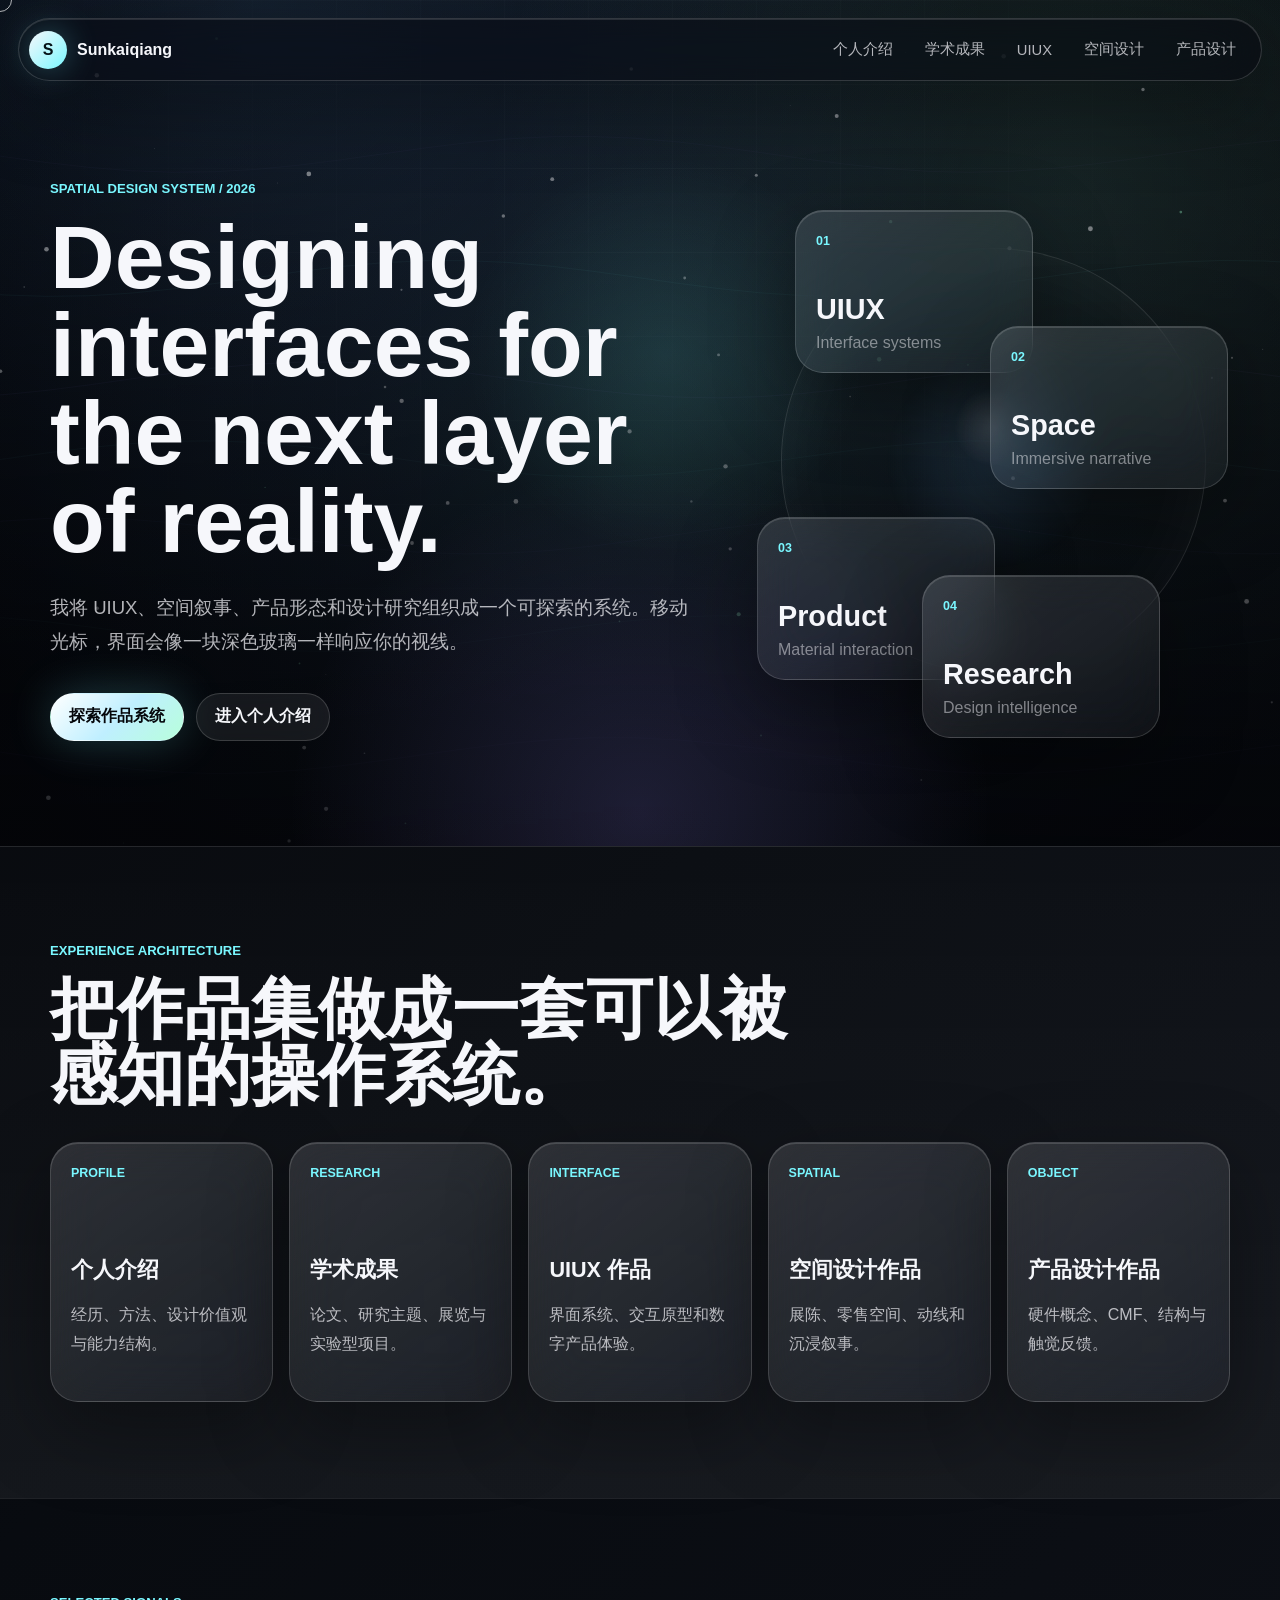
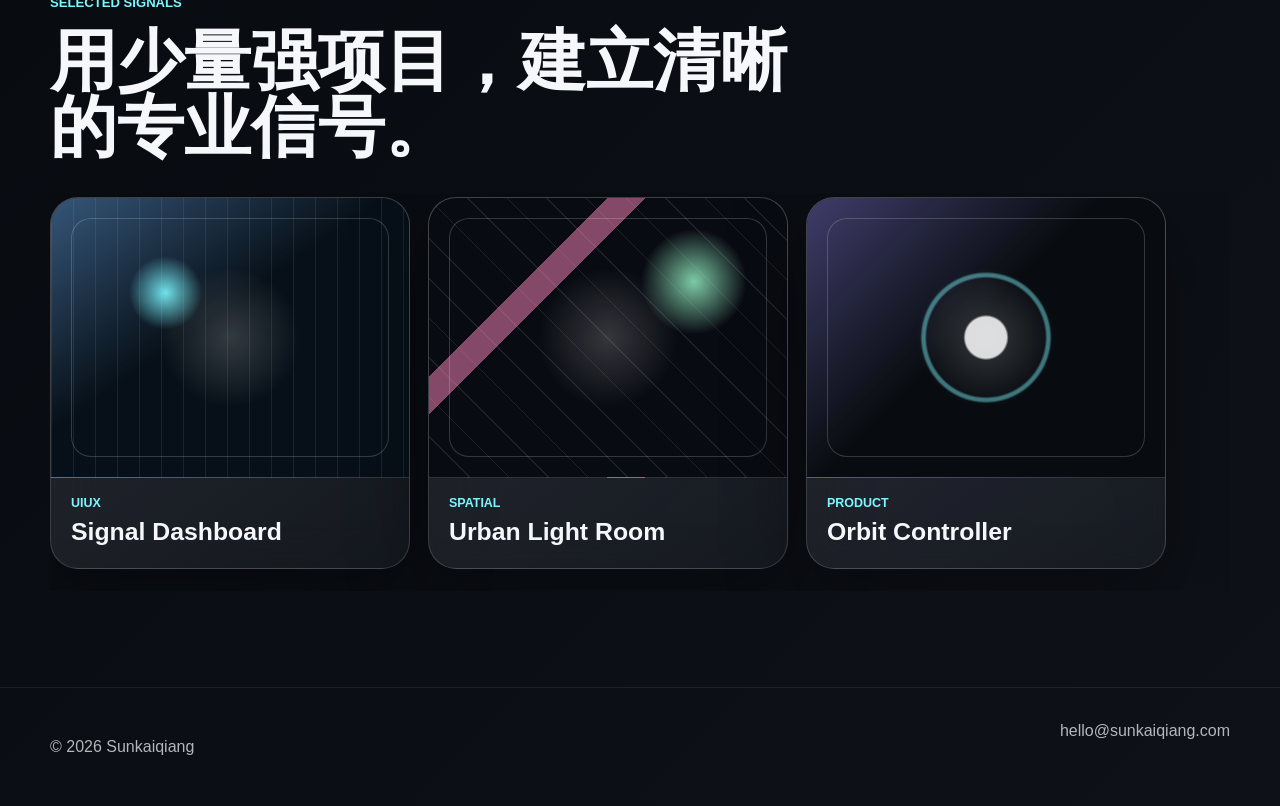
<file: index.html>
<!DOCTYPE html>
<html lang="zh-CN">
  <head>
    <meta charset="UTF-8" />
    <meta name="viewport" content="width=device-width, initial-scale=1.0" />
    <title>Sunkaiqiang | Spatial Design System</title>
    <meta
      name="description"
      content="Sunkaiqiang 的深色科技感个人设计主页，展示个人介绍、学术成果、UIUX、空间设计与产品设计作品。"
    />
    <meta property="og:title" content="Sunkaiqiang | Spatial Design System" />
    <meta property="og:description" content="一个沉浸式、深色、科技感的个人设计作品系统。" />
    <meta property="og:type" content="website" />
    <link rel="icon" type="image/svg+xml" href="favicon.svg" />
    <link rel="stylesheet" href="styles.css" />
  </head>
  <body class="home-page">
    <div class="cursor" aria-hidden="true"></div>
    <header class="site-header">
      <a class="brand" href="index.html" aria-label="回到首页">
        <span class="brand-symbol">S</span>
        <span>Sunkaiqiang</span>
      </a>
      <button class="nav-toggle" type="button" aria-expanded="false" aria-controls="site-nav">
        <span></span>
        <span></span>
      </button>
      <nav class="site-nav" id="site-nav" aria-label="主导航">
        <a href="pages/about.html">个人介绍</a>
        <a href="pages/academics.html">学术成果</a>
        <a href="pages/uiux.html">UIUX</a>
        <a href="pages/spatial.html">空间设计</a>
        <a href="pages/product.html">产品设计</a>
      </nav>
    </header>

    <main>
      <section class="spatial-hero" aria-label="沉浸式首页">
        <canvas id="depth-field" aria-hidden="true"></canvas>
        <div class="hero-vignette" aria-hidden="true"></div>

        <div class="hero-copy-block">
          <p class="kicker reveal">Spatial Design System / 2026</p>
          <h1 class="home-title reveal" data-scramble>Designing interfaces for the next layer of reality.</h1>
          <p class="hero-copy reveal">
            我将 UIUX、空间叙事、产品形态和设计研究组织成一个可探索的系统。移动光标，界面会像一块深色玻璃一样响应你的视线。
          </p>
          <div class="hero-actions reveal">
            <a class="button primary" href="#experience">探索作品系统</a>
            <a class="button ghost" href="pages/about.html">进入个人介绍</a>
          </div>
        </div>

        <aside class="orbital-system reveal" aria-label="作品入口">
          <a class="orbit-card is-featured" href="pages/uiux.html" data-preview-target="uiux">
            <span>01</span>
            <strong>UIUX</strong>
            <em>Interface systems</em>
          </a>
          <a class="orbit-card" href="pages/spatial.html" data-preview-target="spatial">
            <span>02</span>
            <strong>Space</strong>
            <em>Immersive narrative</em>
          </a>
          <a class="orbit-card" href="pages/product.html" data-preview-target="product">
            <span>03</span>
            <strong>Product</strong>
            <em>Material interaction</em>
          </a>
          <a class="orbit-card" href="pages/academics.html" data-preview-target="academic">
            <span>04</span>
            <strong>Research</strong>
            <em>Design intelligence</em>
          </a>
        </aside>
      </section>

      <section class="experience-panel" id="experience">
        <div class="section-head reveal">
          <p class="kicker">Experience Architecture</p>
          <h2>把作品集做成一套可以被感知的操作系统。</h2>
        </div>
        <div class="experience-grid">
          <a class="glass-panel reveal tilt-card" href="pages/about.html">
            <span>Profile</span>
            <h3>个人介绍</h3>
            <p>经历、方法、设计价值观与能力结构。</p>
          </a>
          <a class="glass-panel reveal tilt-card" href="pages/academics.html">
            <span>Research</span>
            <h3>学术成果</h3>
            <p>论文、研究主题、展览与实验型项目。</p>
          </a>
          <a class="glass-panel reveal tilt-card" href="pages/uiux.html">
            <span>Interface</span>
            <h3>UIUX 作品</h3>
            <p>界面系统、交互原型和数字产品体验。</p>
          </a>
          <a class="glass-panel reveal tilt-card" href="pages/spatial.html">
            <span>Spatial</span>
            <h3>空间设计作品</h3>
            <p>展陈、零售空间、动线和沉浸叙事。</p>
          </a>
          <a class="glass-panel reveal tilt-card" href="pages/product.html">
            <span>Object</span>
            <h3>产品设计作品</h3>
            <p>硬件概念、CMF、结构与触觉反馈。</p>
          </a>
        </div>
      </section>

      <section class="showcase-strip" aria-label="精选作品">
        <div class="section-head reveal">
          <p class="kicker">Selected Signals</p>
          <h2>用少量强项目，建立清晰的专业信号。</h2>
        </div>
        <div class="showcase-track" data-drag-scroll>
          <a class="showcase-card reveal" href="works/uiux/signal-dashboard.html">
            <div class="showcase-visual visual-ui"></div>
            <span>UIUX</span>
            <strong>Signal Dashboard</strong>
          </a>
          <a class="showcase-card reveal" href="works/spatial/urban-light-room.html">
            <div class="showcase-visual visual-space"></div>
            <span>Spatial</span>
            <strong>Urban Light Room</strong>
          </a>
          <a class="showcase-card reveal" href="works/product/orbit-controller.html">
            <div class="showcase-visual visual-product"></div>
            <span>Product</span>
            <strong>Orbit Controller</strong>
          </a>
          <a class="showcase-card reveal" href="works/academic/human-ai-interface-study.html">
            <div class="showcase-visual visual-academic"></div>
            <span>Research</span>
            <strong>Human-AI Study</strong>
          </a>
        </div>
      </section>
    </main>

    <footer class="site-footer">
      <p>© <span id="year"></span> Sunkaiqiang</p>
      <a href="mailto:hello@sunkaiqiang.com">hello@sunkaiqiang.com</a>
    </footer>

    <script src="script.js"></script>
  </body>
</html>
</file>
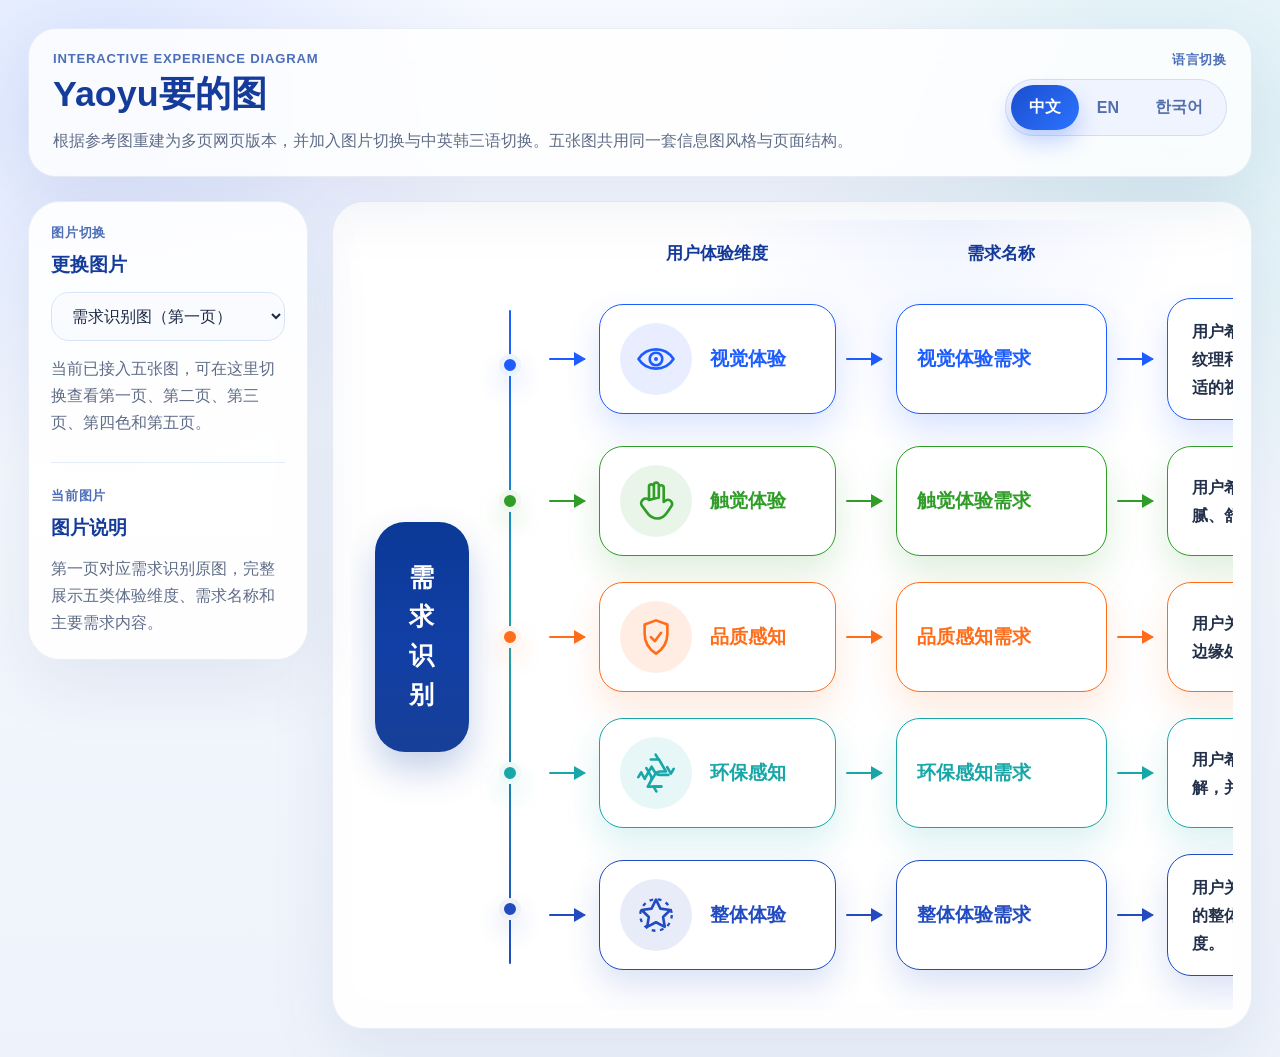
<file: needs-recognition.html>
<!DOCTYPE html>
<html lang="zh-CN">
  <head>
    <meta charset="UTF-8" />
    <meta name="viewport" content="width=device-width, initial-scale=1.0" />
    <title>Yaoyu要的图</title>
    <meta
      name="description"
      content="将需求识别信息图重构为可切换图版与中英韩三语的交互网页。"
    />
    <link rel="icon" type="image/svg+xml" href="favicon.svg" />
    <link rel="stylesheet" href="needs-recognition.css" />
  </head>
  <body>
    <main class="diagram-page">
      <header class="topbar">
        <div class="topbar__copy">
          <p class="eyebrow" id="pageEyebrow"></p>
          <h1 id="pageTitle"></h1>
          <p class="page-intro" id="pageIntro"></p>
        </div>
        <div class="topbar__actions">
          <span class="language-label" id="languageLabel"></span>
          <div class="language-switch" role="group" aria-label="Language switch">
            <button type="button" class="lang-button is-active" data-lang="zh">中文</button>
            <button type="button" class="lang-button" data-lang="en">EN</button>
            <button type="button" class="lang-button" data-lang="ko">한국어</button>
          </div>
        </div>
      </header>

      <section class="workspace">
        <aside class="control-panel">
          <div class="panel-block">
            <p class="panel-kicker" id="imageSelectLabel"></p>
            <label class="field-label" for="presetSelect" id="imageSelectTitle"></label>
            <select id="presetSelect" class="preset-select"></select>
            <p class="field-hint" id="imageSelectHint"></p>
          </div>

          <div class="panel-block">
            <p class="panel-kicker" id="presetSummaryLabel"></p>
            <h2 class="panel-title" id="presetSummaryTitle"></h2>
            <p class="panel-copy" id="presetDescription"></p>
          </div>
        </aside>

        <section class="diagram-panel" aria-label="Requirement recognition diagram">
          <div class="diagram-scroll">
            <div class="diagram-board" id="diagramBoard"></div>
          </div>
        </section>
      </section>
    </main>

    <script src="needs-recognition.js"></script>
  </body>
</html>
</file>
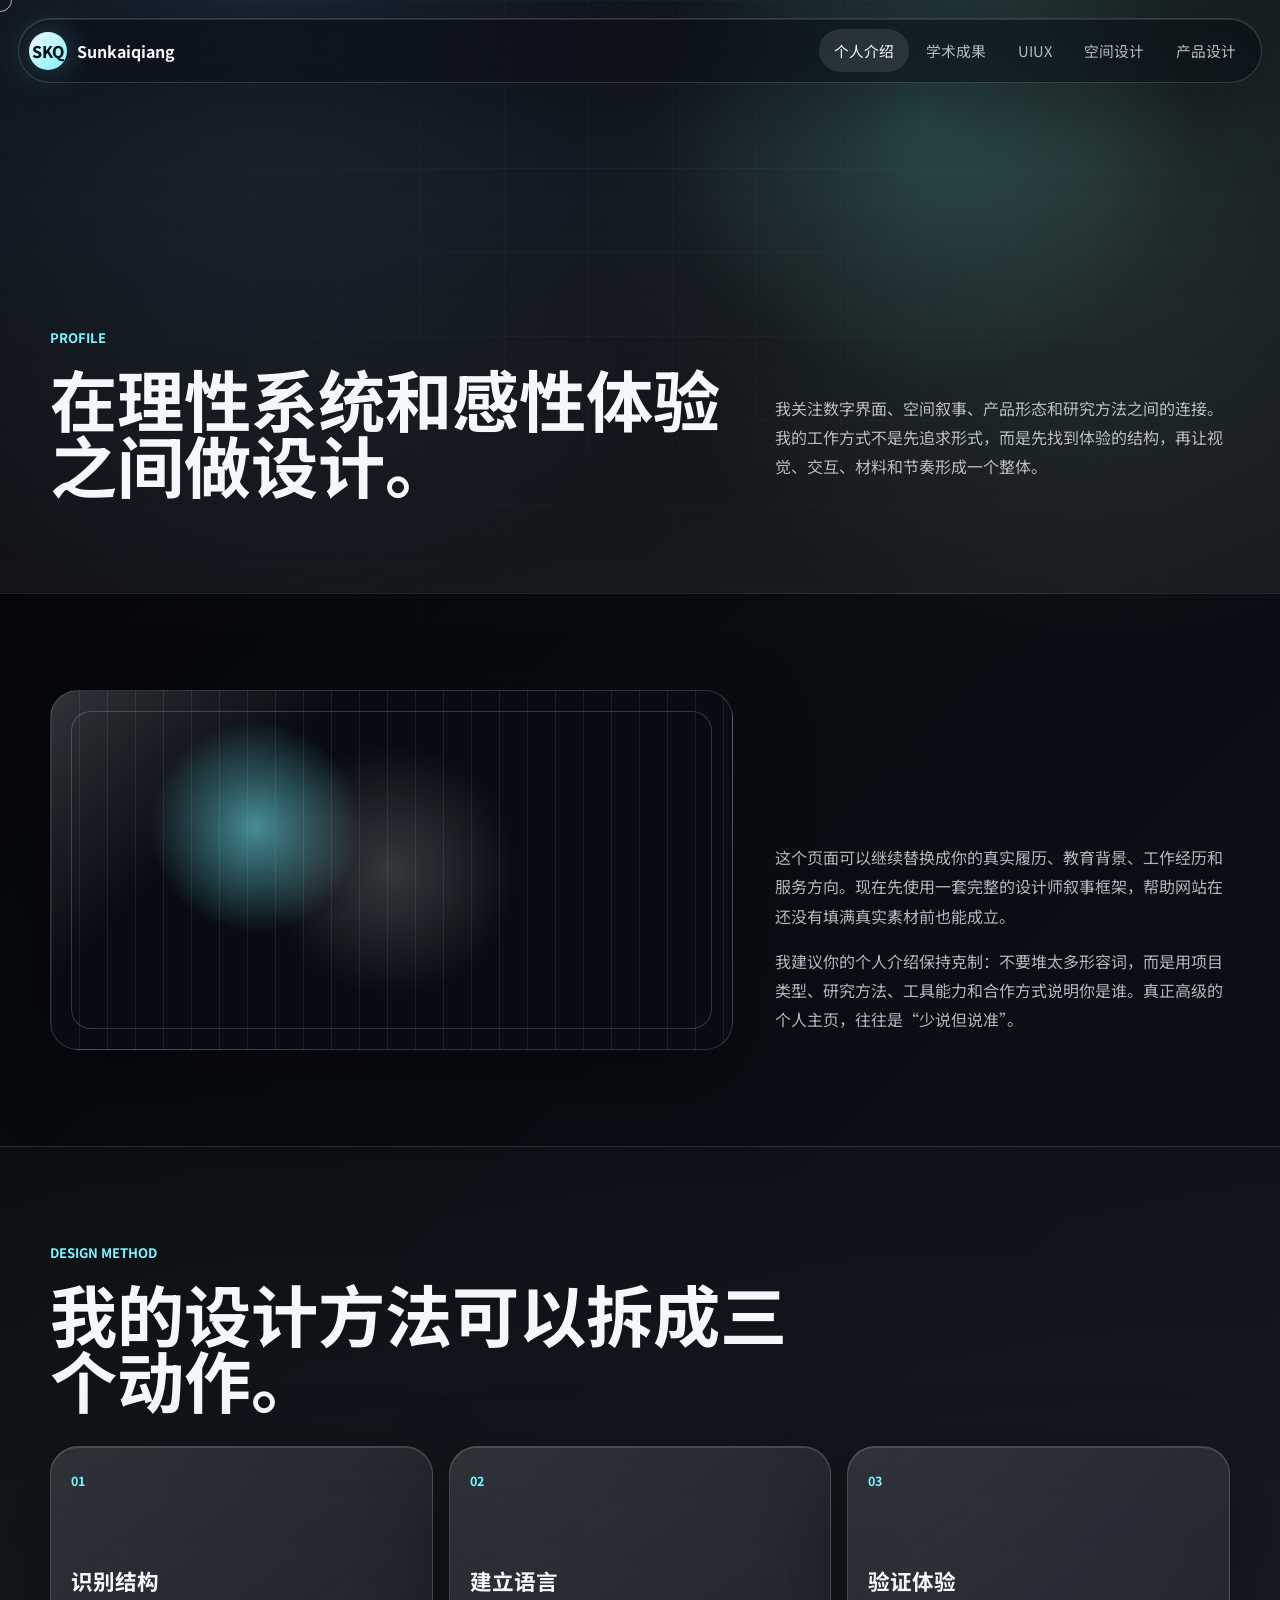
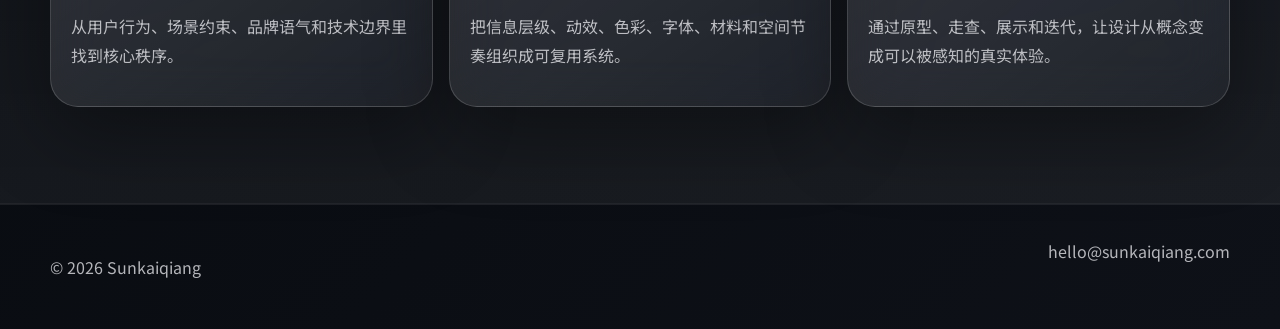
<file: pages/about.html>
<!DOCTYPE html>
<html lang="zh-CN">
  <head>
    <meta charset="UTF-8" />
    <meta name="viewport" content="width=device-width, initial-scale=1.0" />
    <title>个人介绍 | Sunkaiqiang</title>
    <meta name="description" content="Sunkaiqiang 的个人介绍、设计方法、经历与能力结构。" />
    <link rel="icon" type="image/svg+xml" href="../favicon.svg" />
    <link rel="preconnect" href="https://fonts.googleapis.com" />
    <link rel="preconnect" href="https://fonts.gstatic.com" crossorigin />
    <link
      href="https://fonts.googleapis.com/css2?family=Archivo:wght@400;500;600;700;800;900&family=Noto+Sans+SC:wght@400;500;700;900&display=swap"
      rel="stylesheet"
    />
    <link rel="stylesheet" href="../styles.css" />
  </head>
  <body>
    <div class="cursor" aria-hidden="true"></div>
    <header class="site-header">
      <a class="brand" href="../index.html" aria-label="回到首页">
        <span class="brand-symbol">SKQ</span>
        <span>Sunkaiqiang</span>
      </a>
      <button class="nav-toggle" type="button" aria-expanded="false" aria-controls="site-nav">
        <span></span>
        <span></span>
      </button>
      <nav class="site-nav" id="site-nav" aria-label="主导航">
        <a class="is-current" href="about.html">个人介绍</a>
        <a href="academics.html">学术成果</a>
        <a href="uiux.html">UIUX</a>
        <a href="spatial.html">空间设计</a>
        <a href="product.html">产品设计</a>
      </nav>
    </header>

    <main>
      <section class="page-hero">
        <div class="page-hero-inner">
          <div>
            <p class="kicker reveal">Profile</p>
            <h1 class="page-title reveal">在理性系统和感性体验之间做设计。</h1>
          </div>
          <p class="page-lead reveal">
            我关注数字界面、空间叙事、产品形态和研究方法之间的连接。我的工作方式不是先追求形式，而是先找到体验的结构，再让视觉、交互、材料和节奏形成一个整体。
          </p>
        </div>
      </section>

      <section class="content-band">
        <div class="page-hero-inner">
          <div class="visual-wall visual-about reveal" aria-label="个人视觉档案"></div>
          <div class="body-copy reveal">
            <p>
              这个页面可以继续替换成你的真实履历、教育背景、工作经历和服务方向。现在先使用一套完整的设计师叙事框架，帮助网站在还没有填满真实素材前也能成立。
            </p>
            <p>
              我建议你的个人介绍保持克制：不要堆太多形容词，而是用项目类型、研究方法、工具能力和合作方式说明你是谁。真正高级的个人主页，往往是“少说但说准”。
            </p>
          </div>
        </div>
      </section>

      <section class="content-band alt">
        <div class="section-head reveal">
          <p class="kicker">Design Method</p>
          <h2>我的设计方法可以拆成三个动作。</h2>
        </div>
        <div class="timeline-grid">
          <article class="timeline-item reveal">
            <span>01</span>
            <h3>识别结构</h3>
            <p>从用户行为、场景约束、品牌语气和技术边界里找到核心秩序。</p>
          </article>
          <article class="timeline-item reveal">
            <span>02</span>
            <h3>建立语言</h3>
            <p>把信息层级、动效、色彩、字体、材料和空间节奏组织成可复用系统。</p>
          </article>
          <article class="timeline-item reveal">
            <span>03</span>
            <h3>验证体验</h3>
            <p>通过原型、走查、展示和迭代，让设计从概念变成可以被感知的真实体验。</p>
          </article>
        </div>
      </section>
    </main>

    <footer class="site-footer">
      <p>© <span id="year"></span> Sunkaiqiang</p>
      <a href="mailto:hello@sunkaiqiang.com">hello@sunkaiqiang.com</a>
    </footer>
    <script src="../script.js"></script>
  </body>
</html>
</file>
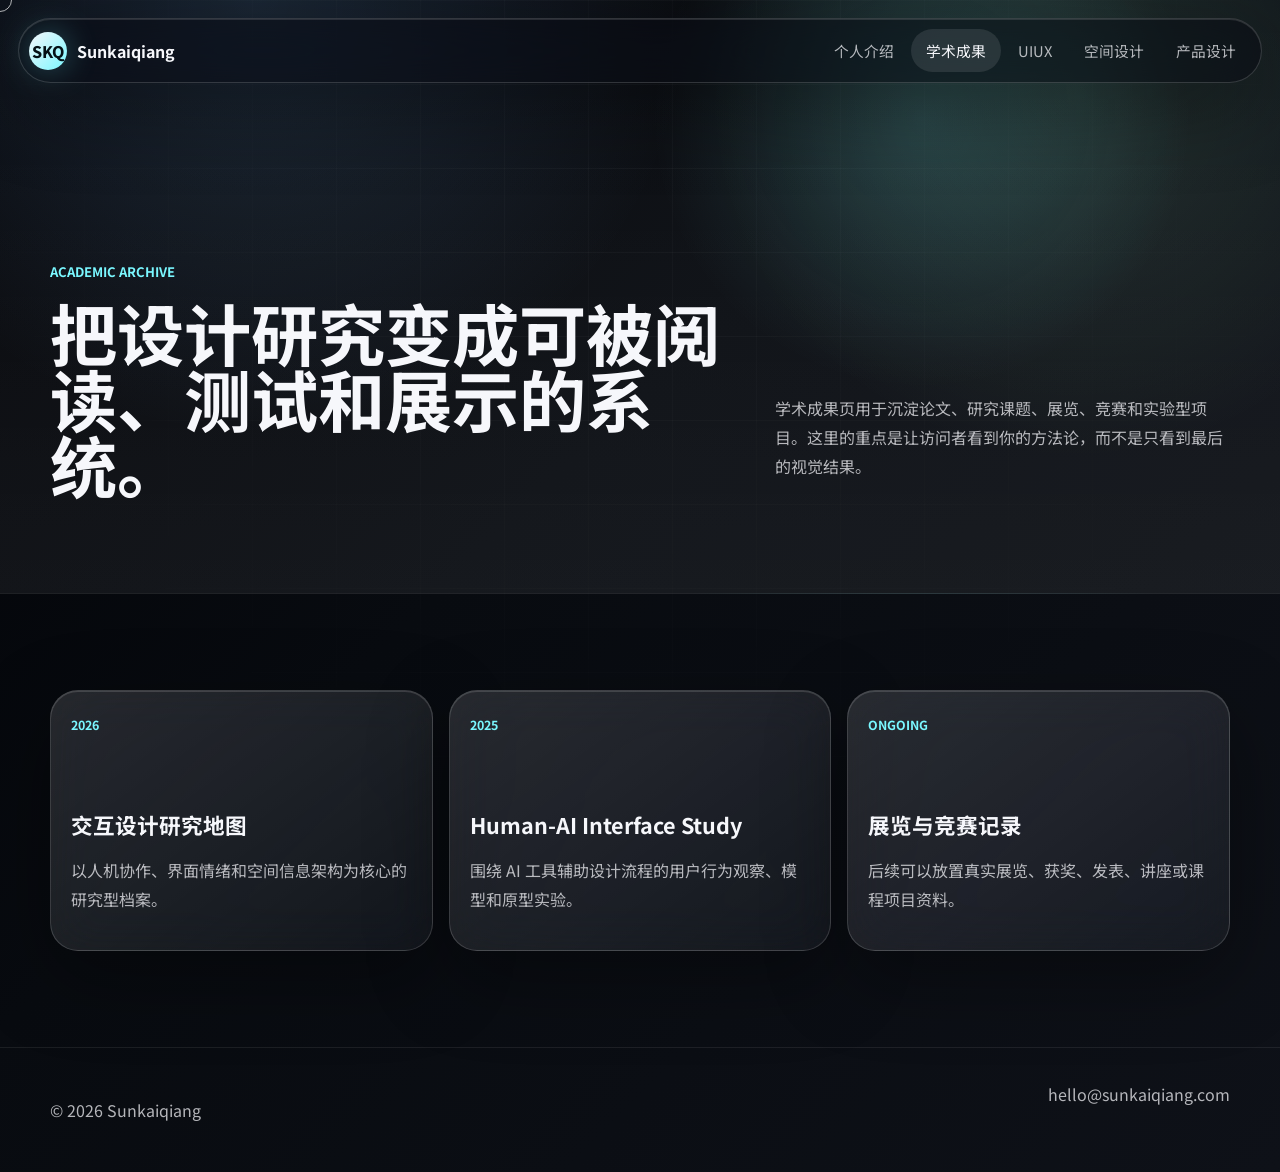
<file: pages/academics.html>
<!DOCTYPE html>
<html lang="zh-CN">
  <head>
    <meta charset="UTF-8" />
    <meta name="viewport" content="width=device-width, initial-scale=1.0" />
    <title>学术成果 | Sunkaiqiang</title>
    <meta name="description" content="Sunkaiqiang 的学术成果、研究项目与实验型设计实践。" />
    <link rel="icon" type="image/svg+xml" href="../favicon.svg" />
    <link rel="preconnect" href="https://fonts.googleapis.com" />
    <link rel="preconnect" href="https://fonts.gstatic.com" crossorigin />
    <link
      href="https://fonts.googleapis.com/css2?family=Archivo:wght@400;500;600;700;800;900&family=Noto+Sans+SC:wght@400;500;700;900&display=swap"
      rel="stylesheet"
    />
    <link rel="stylesheet" href="../styles.css" />
  </head>
  <body>
    <div class="cursor" aria-hidden="true"></div>
    <header class="site-header">
      <a class="brand" href="../index.html" aria-label="回到首页">
        <span class="brand-symbol">SKQ</span>
        <span>Sunkaiqiang</span>
      </a>
      <button class="nav-toggle" type="button" aria-expanded="false" aria-controls="site-nav">
        <span></span>
        <span></span>
      </button>
      <nav class="site-nav" id="site-nav" aria-label="主导航">
        <a href="about.html">个人介绍</a>
        <a class="is-current" href="academics.html">学术成果</a>
        <a href="uiux.html">UIUX</a>
        <a href="spatial.html">空间设计</a>
        <a href="product.html">产品设计</a>
      </nav>
    </header>

    <main>
      <section class="page-hero">
        <div class="page-hero-inner">
          <div>
            <p class="kicker reveal">Academic Archive</p>
            <h1 class="page-title reveal">把设计研究变成可被阅读、测试和展示的系统。</h1>
          </div>
          <p class="page-lead reveal">
            学术成果页用于沉淀论文、研究课题、展览、竞赛和实验型项目。这里的重点是让访问者看到你的方法论，而不是只看到最后的视觉结果。
          </p>
        </div>
      </section>

      <section class="content-band">
        <div class="research-grid">
          <a class="research-item tilt-card reveal" href="../works/academic/design-research-map.html">
            <span>2026</span>
            <h3>交互设计研究地图</h3>
            <p>以人机协作、界面情绪和空间信息架构为核心的研究型档案。</p>
          </a>
          <a class="research-item tilt-card reveal" href="../works/academic/human-ai-interface-study.html">
            <span>2025</span>
            <h3>Human-AI Interface Study</h3>
            <p>围绕 AI 工具辅助设计流程的用户行为观察、模型和原型实验。</p>
          </a>
          <article class="research-item reveal">
            <span>Ongoing</span>
            <h3>展览与竞赛记录</h3>
            <p>后续可以放置真实展览、获奖、发表、讲座或课程项目资料。</p>
          </article>
        </div>
      </section>
    </main>

    <footer class="site-footer">
      <p>© <span id="year"></span> Sunkaiqiang</p>
      <a href="mailto:hello@sunkaiqiang.com">hello@sunkaiqiang.com</a>
    </footer>
    <script src="../script.js"></script>
  </body>
</html>
</file>
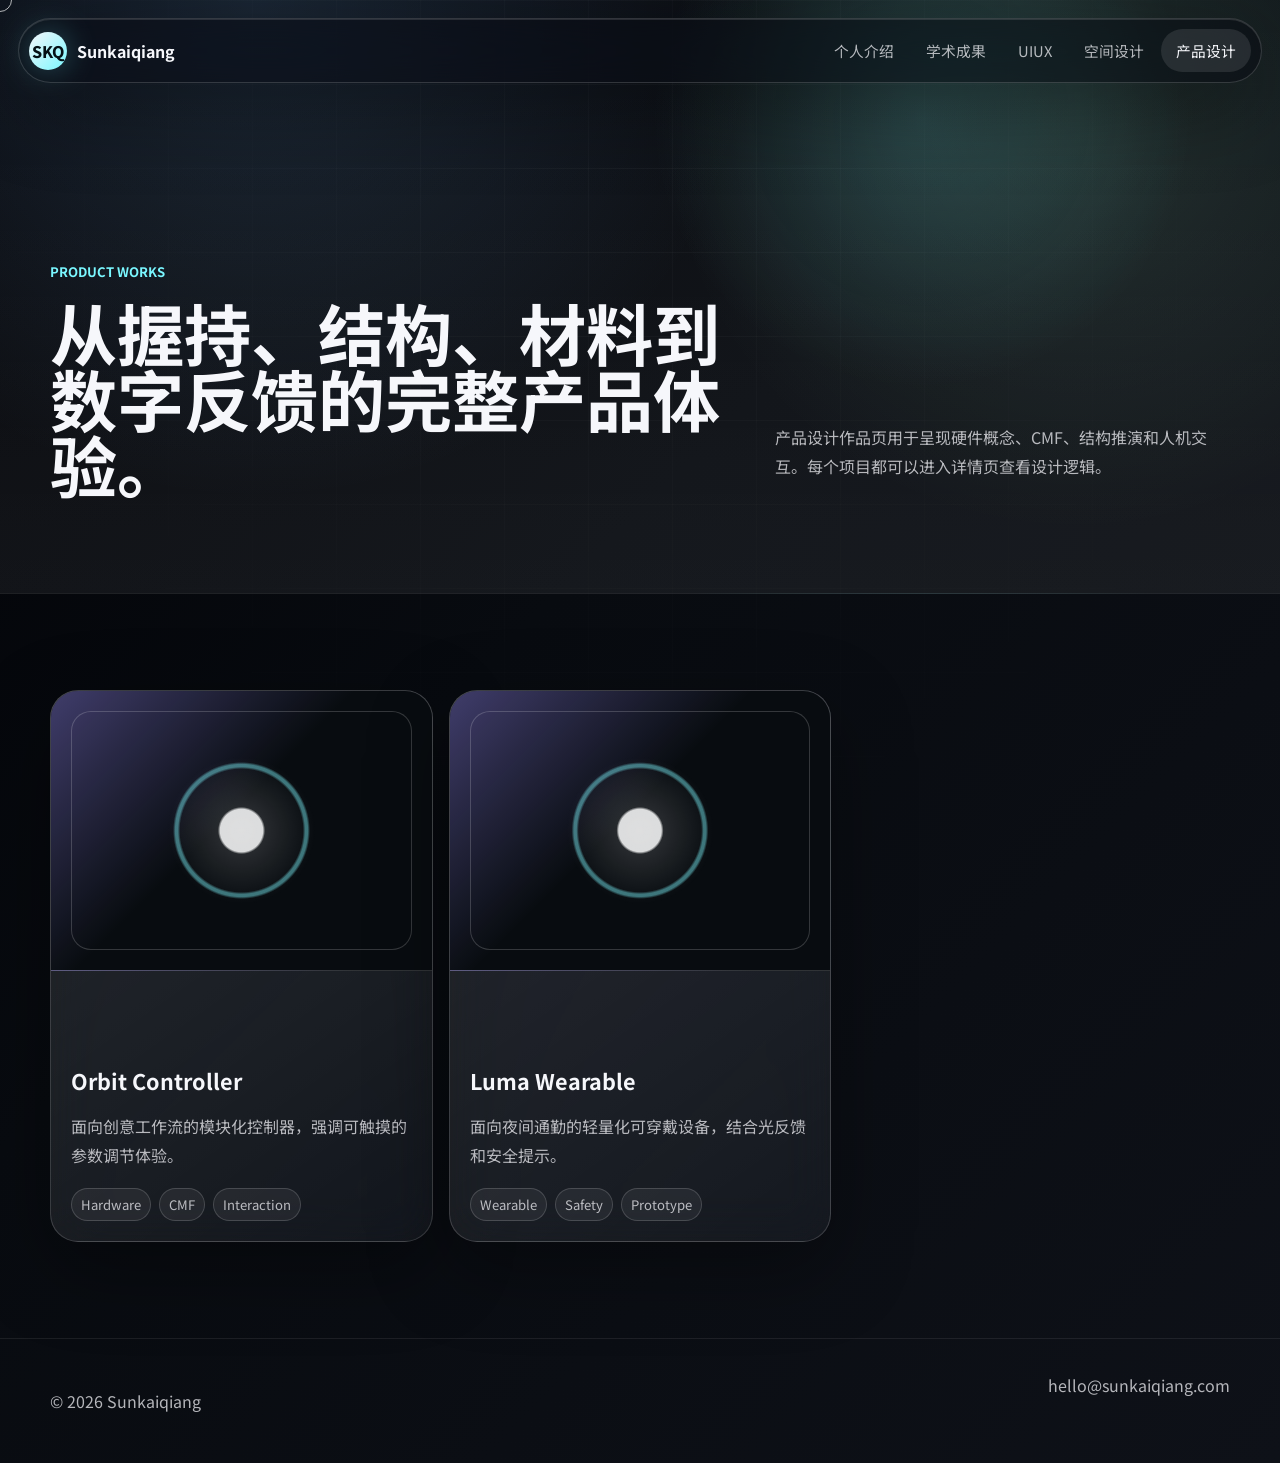
<file: pages/product.html>
<!DOCTYPE html>
<html lang="zh-CN">
  <head>
    <meta charset="UTF-8" />
    <meta name="viewport" content="width=device-width, initial-scale=1.0" />
    <title>产品设计作品 | Sunkaiqiang</title>
    <meta name="description" content="Sunkaiqiang 的产品设计作品、硬件概念、CMF 与交互形态。" />
    <link rel="icon" type="image/svg+xml" href="../favicon.svg" />
    <link rel="preconnect" href="https://fonts.googleapis.com" />
    <link rel="preconnect" href="https://fonts.gstatic.com" crossorigin />
    <link
      href="https://fonts.googleapis.com/css2?family=Archivo:wght@400;500;600;700;800;900&family=Noto+Sans+SC:wght@400;500;700;900&display=swap"
      rel="stylesheet"
    />
    <link rel="stylesheet" href="../styles.css" />
  </head>
  <body>
    <div class="cursor" aria-hidden="true"></div>
    <header class="site-header">
      <a class="brand" href="../index.html" aria-label="回到首页">
        <span class="brand-symbol">SKQ</span>
        <span>Sunkaiqiang</span>
      </a>
      <button class="nav-toggle" type="button" aria-expanded="false" aria-controls="site-nav">
        <span></span>
        <span></span>
      </button>
      <nav class="site-nav" id="site-nav" aria-label="主导航">
        <a href="about.html">个人介绍</a>
        <a href="academics.html">学术成果</a>
        <a href="uiux.html">UIUX</a>
        <a href="spatial.html">空间设计</a>
        <a class="is-current" href="product.html">产品设计</a>
      </nav>
    </header>

    <main>
      <section class="page-hero">
        <div class="page-hero-inner">
          <div>
            <p class="kicker reveal">Product Works</p>
            <h1 class="page-title reveal">从握持、结构、材料到数字反馈的完整产品体验。</h1>
          </div>
          <p class="page-lead reveal">
            产品设计作品页用于呈现硬件概念、CMF、结构推演和人机交互。每个项目都可以进入详情页查看设计逻辑。
          </p>
        </div>
      </section>

      <section class="content-band">
        <div class="project-grid">
          <a class="project-card tilt-card reveal" href="../works/product/orbit-controller.html">
            <div class="project-visual visual-product" aria-hidden="true"></div>
            <div class="project-body">
              <h3>Orbit Controller</h3>
              <p>面向创意工作流的模块化控制器，强调可触摸的参数调节体验。</p>
              <div class="project-meta">
                <span>Hardware</span>
                <span>CMF</span>
                <span>Interaction</span>
              </div>
            </div>
          </a>
          <a class="project-card tilt-card reveal" href="../works/product/luma-wearable.html">
            <div class="project-visual visual-product" aria-hidden="true"></div>
            <div class="project-body">
              <h3>Luma Wearable</h3>
              <p>面向夜间通勤的轻量化可穿戴设备，结合光反馈和安全提示。</p>
              <div class="project-meta">
                <span>Wearable</span>
                <span>Safety</span>
                <span>Prototype</span>
              </div>
            </div>
          </a>
        </div>
      </section>
    </main>

    <footer class="site-footer">
      <p>© <span id="year"></span> Sunkaiqiang</p>
      <a href="mailto:hello@sunkaiqiang.com">hello@sunkaiqiang.com</a>
    </footer>
    <script src="../script.js"></script>
  </body>
</html>
</file>
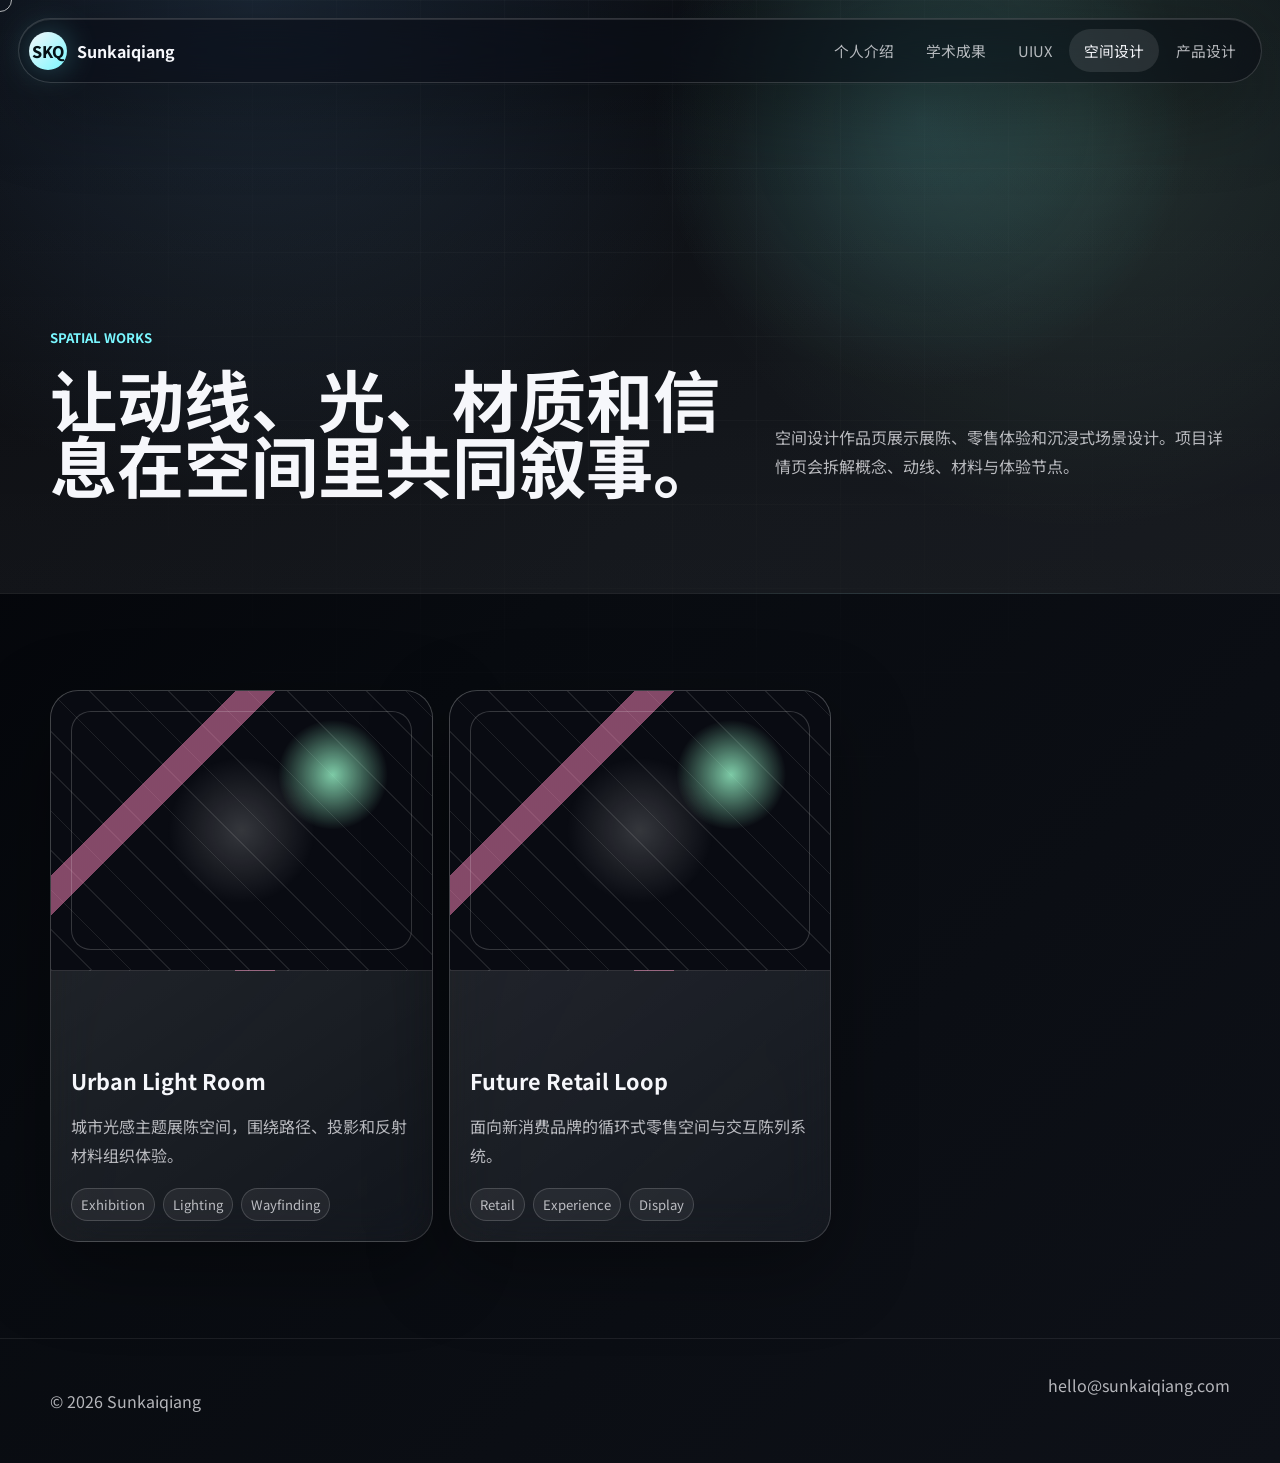
<file: pages/spatial.html>
<!DOCTYPE html>
<html lang="zh-CN">
  <head>
    <meta charset="UTF-8" />
    <meta name="viewport" content="width=device-width, initial-scale=1.0" />
    <title>空间设计作品 | Sunkaiqiang</title>
    <meta name="description" content="Sunkaiqiang 的空间设计作品、展陈设计与沉浸式场景。" />
    <link rel="icon" type="image/svg+xml" href="../favicon.svg" />
    <link rel="preconnect" href="https://fonts.googleapis.com" />
    <link rel="preconnect" href="https://fonts.gstatic.com" crossorigin />
    <link
      href="https://fonts.googleapis.com/css2?family=Archivo:wght@400;500;600;700;800;900&family=Noto+Sans+SC:wght@400;500;700;900&display=swap"
      rel="stylesheet"
    />
    <link rel="stylesheet" href="../styles.css" />
  </head>
  <body>
    <div class="cursor" aria-hidden="true"></div>
    <header class="site-header">
      <a class="brand" href="../index.html" aria-label="回到首页">
        <span class="brand-symbol">SKQ</span>
        <span>Sunkaiqiang</span>
      </a>
      <button class="nav-toggle" type="button" aria-expanded="false" aria-controls="site-nav">
        <span></span>
        <span></span>
      </button>
      <nav class="site-nav" id="site-nav" aria-label="主导航">
        <a href="about.html">个人介绍</a>
        <a href="academics.html">学术成果</a>
        <a href="uiux.html">UIUX</a>
        <a class="is-current" href="spatial.html">空间设计</a>
        <a href="product.html">产品设计</a>
      </nav>
    </header>

    <main>
      <section class="page-hero">
        <div class="page-hero-inner">
          <div>
            <p class="kicker reveal">Spatial Works</p>
            <h1 class="page-title reveal">让动线、光、材质和信息在空间里共同叙事。</h1>
          </div>
          <p class="page-lead reveal">
            空间设计作品页展示展陈、零售体验和沉浸式场景设计。项目详情页会拆解概念、动线、材料与体验节点。
          </p>
        </div>
      </section>

      <section class="content-band">
        <div class="project-grid">
          <a class="project-card tilt-card reveal" href="../works/spatial/urban-light-room.html">
            <div class="project-visual visual-space" aria-hidden="true"></div>
            <div class="project-body">
              <h3>Urban Light Room</h3>
              <p>城市光感主题展陈空间，围绕路径、投影和反射材料组织体验。</p>
              <div class="project-meta">
                <span>Exhibition</span>
                <span>Lighting</span>
                <span>Wayfinding</span>
              </div>
            </div>
          </a>
          <a class="project-card tilt-card reveal" href="../works/spatial/future-retail-loop.html">
            <div class="project-visual visual-space" aria-hidden="true"></div>
            <div class="project-body">
              <h3>Future Retail Loop</h3>
              <p>面向新消费品牌的循环式零售空间与交互陈列系统。</p>
              <div class="project-meta">
                <span>Retail</span>
                <span>Experience</span>
                <span>Display</span>
              </div>
            </div>
          </a>
        </div>
      </section>
    </main>

    <footer class="site-footer">
      <p>© <span id="year"></span> Sunkaiqiang</p>
      <a href="mailto:hello@sunkaiqiang.com">hello@sunkaiqiang.com</a>
    </footer>
    <script src="../script.js"></script>
  </body>
</html>
</file>
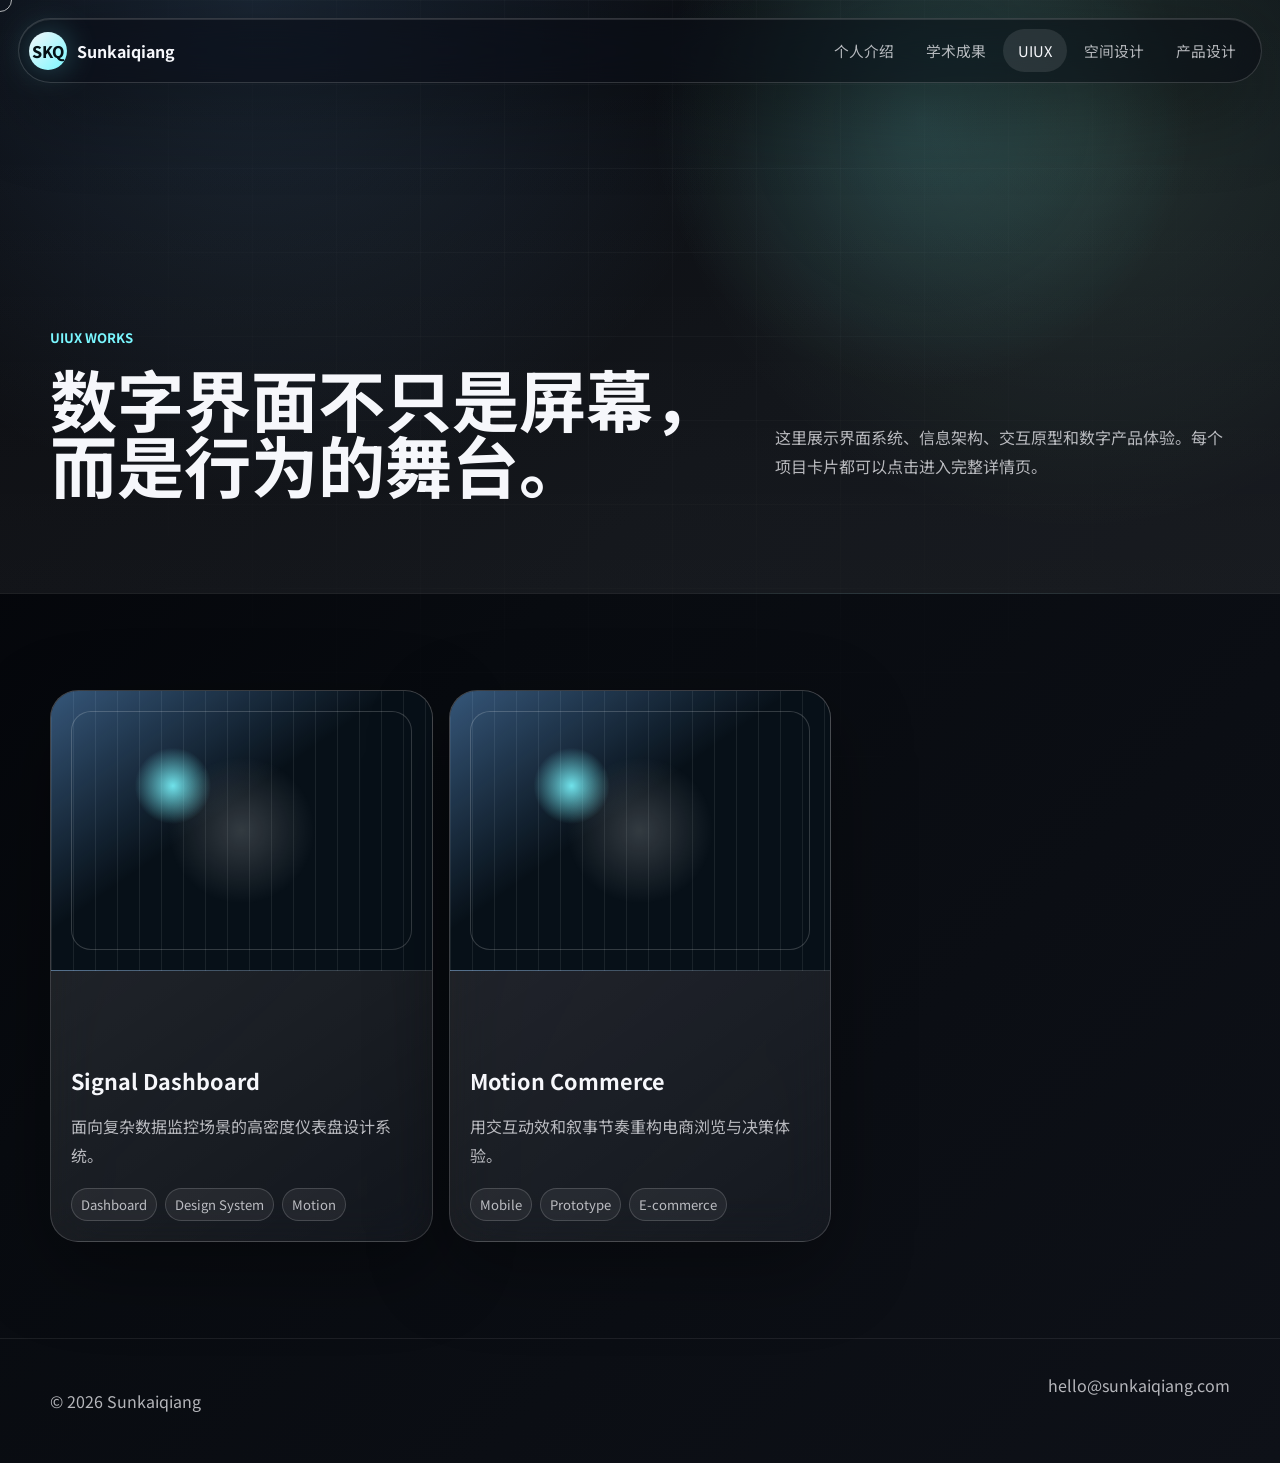
<file: pages/uiux.html>
<!DOCTYPE html>
<html lang="zh-CN">
  <head>
    <meta charset="UTF-8" />
    <meta name="viewport" content="width=device-width, initial-scale=1.0" />
    <title>UIUX 作品 | Sunkaiqiang</title>
    <meta name="description" content="Sunkaiqiang 的 UIUX 作品、界面系统与数字体验项目。" />
    <link rel="icon" type="image/svg+xml" href="../favicon.svg" />
    <link rel="preconnect" href="https://fonts.googleapis.com" />
    <link rel="preconnect" href="https://fonts.gstatic.com" crossorigin />
    <link
      href="https://fonts.googleapis.com/css2?family=Archivo:wght@400;500;600;700;800;900&family=Noto+Sans+SC:wght@400;500;700;900&display=swap"
      rel="stylesheet"
    />
    <link rel="stylesheet" href="../styles.css" />
  </head>
  <body>
    <div class="cursor" aria-hidden="true"></div>
    <header class="site-header">
      <a class="brand" href="../index.html" aria-label="回到首页">
        <span class="brand-symbol">SKQ</span>
        <span>Sunkaiqiang</span>
      </a>
      <button class="nav-toggle" type="button" aria-expanded="false" aria-controls="site-nav">
        <span></span>
        <span></span>
      </button>
      <nav class="site-nav" id="site-nav" aria-label="主导航">
        <a href="about.html">个人介绍</a>
        <a href="academics.html">学术成果</a>
        <a class="is-current" href="uiux.html">UIUX</a>
        <a href="spatial.html">空间设计</a>
        <a href="product.html">产品设计</a>
      </nav>
    </header>

    <main>
      <section class="page-hero">
        <div class="page-hero-inner">
          <div>
            <p class="kicker reveal">UIUX Works</p>
            <h1 class="page-title reveal">数字界面不只是屏幕，而是行为的舞台。</h1>
          </div>
          <p class="page-lead reveal">
            这里展示界面系统、信息架构、交互原型和数字产品体验。每个项目卡片都可以点击进入完整详情页。
          </p>
        </div>
      </section>

      <section class="content-band">
        <div class="project-grid">
          <a class="project-card tilt-card reveal" href="../works/uiux/signal-dashboard.html">
            <div class="project-visual visual-ui" aria-hidden="true"></div>
            <div class="project-body">
              <h3>Signal Dashboard</h3>
              <p>面向复杂数据监控场景的高密度仪表盘设计系统。</p>
              <div class="project-meta">
                <span>Dashboard</span>
                <span>Design System</span>
                <span>Motion</span>
              </div>
            </div>
          </a>
          <a class="project-card tilt-card reveal" href="../works/uiux/motion-commerce.html">
            <div class="project-visual visual-ui" aria-hidden="true"></div>
            <div class="project-body">
              <h3>Motion Commerce</h3>
              <p>用交互动效和叙事节奏重构电商浏览与决策体验。</p>
              <div class="project-meta">
                <span>Mobile</span>
                <span>Prototype</span>
                <span>E-commerce</span>
              </div>
            </div>
          </a>
        </div>
      </section>
    </main>

    <footer class="site-footer">
      <p>© <span id="year"></span> Sunkaiqiang</p>
      <a href="mailto:hello@sunkaiqiang.com">hello@sunkaiqiang.com</a>
    </footer>
    <script src="../script.js"></script>
  </body>
</html>
</file>
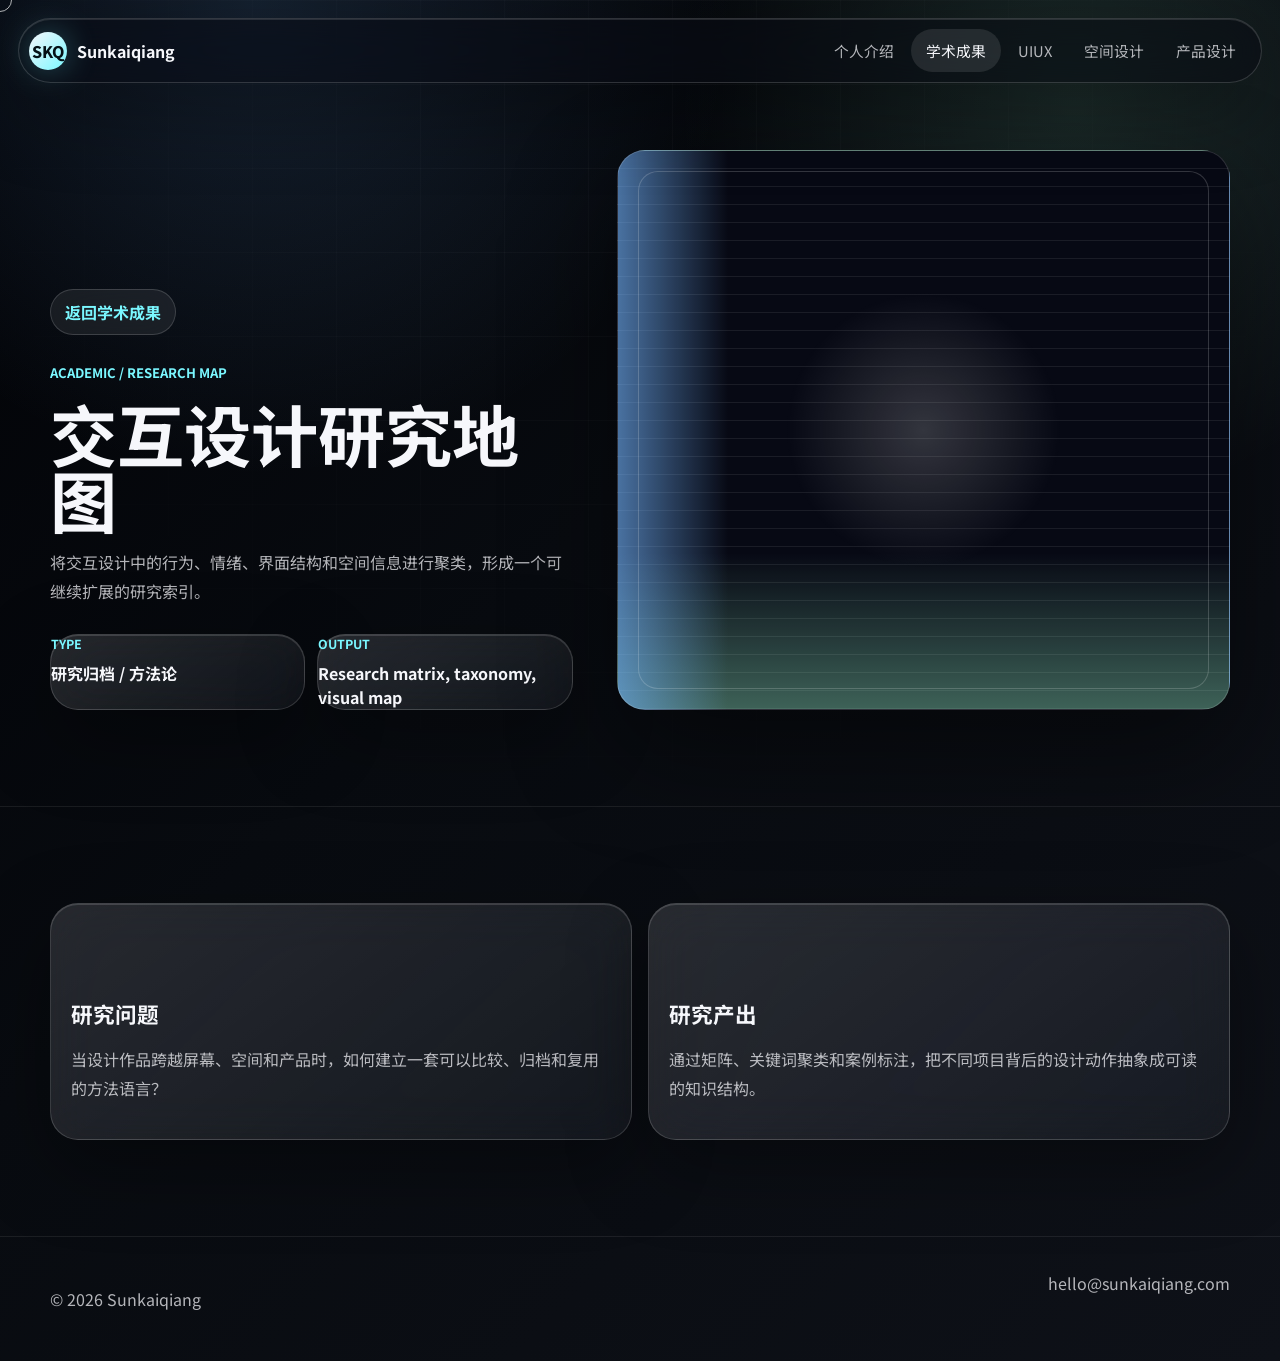
<file: works/academic/design-research-map.html>
<!DOCTYPE html>
<html lang="zh-CN">
  <head>
    <meta charset="UTF-8" />
    <meta name="viewport" content="width=device-width, initial-scale=1.0" />
    <title>交互设计研究地图 | 学术成果</title>
    <meta name="description" content="交互设计研究地图学术成果详情。" />
    <link rel="icon" type="image/svg+xml" href="../../favicon.svg" />
    <link rel="preconnect" href="https://fonts.googleapis.com" />
    <link rel="preconnect" href="https://fonts.gstatic.com" crossorigin />
    <link
      href="https://fonts.googleapis.com/css2?family=Archivo:wght@400;500;600;700;800;900&family=Noto+Sans+SC:wght@400;500;700;900&display=swap"
      rel="stylesheet"
    />
    <link rel="stylesheet" href="../../styles.css" />
  </head>
  <body>
    <div class="cursor" aria-hidden="true"></div>
    <header class="site-header">
      <a class="brand" href="../../index.html" aria-label="回到首页">
        <span class="brand-symbol">SKQ</span>
        <span>Sunkaiqiang</span>
      </a>
      <button class="nav-toggle" type="button" aria-expanded="false" aria-controls="site-nav">
        <span></span>
        <span></span>
      </button>
      <nav class="site-nav" id="site-nav" aria-label="主导航">
        <a href="../../pages/about.html">个人介绍</a>
        <a class="is-current" href="../../pages/academics.html">学术成果</a>
        <a href="../../pages/uiux.html">UIUX</a>
        <a href="../../pages/spatial.html">空间设计</a>
        <a href="../../pages/product.html">产品设计</a>
      </nav>
    </header>

    <main>
      <section class="case-hero">
        <div>
          <a class="back-link" href="../../pages/academics.html">返回学术成果</a>
          <p class="kicker reveal">Academic / Research Map</p>
          <h1 class="case-title reveal">交互设计研究地图</h1>
          <p class="case-lead reveal">
            将交互设计中的行为、情绪、界面结构和空间信息进行聚类，形成一个可继续扩展的研究索引。
          </p>
          <div class="case-meta reveal">
            <div><span>Type</span><strong>研究归档 / 方法论</strong></div>
            <div><span>Output</span><strong>Research matrix, taxonomy, visual map</strong></div>
          </div>
        </div>
        <div class="case-media visual-academic reveal" aria-label="交互设计研究地图视觉预览"></div>
      </section>

      <section class="case-section">
        <div class="case-grid two">
          <article class="case-panel reveal">
            <h3>研究问题</h3>
            <p>当设计作品跨越屏幕、空间和产品时，如何建立一套可以比较、归档和复用的方法语言？</p>
          </article>
          <article class="case-panel reveal">
            <h3>研究产出</h3>
            <p>通过矩阵、关键词聚类和案例标注，把不同项目背后的设计动作抽象成可读的知识结构。</p>
          </article>
        </div>
      </section>
    </main>

    <footer class="site-footer">
      <p>© <span id="year"></span> Sunkaiqiang</p>
      <a href="mailto:hello@sunkaiqiang.com">hello@sunkaiqiang.com</a>
    </footer>
    <script src="../../script.js"></script>
  </body>
</html>
</file>
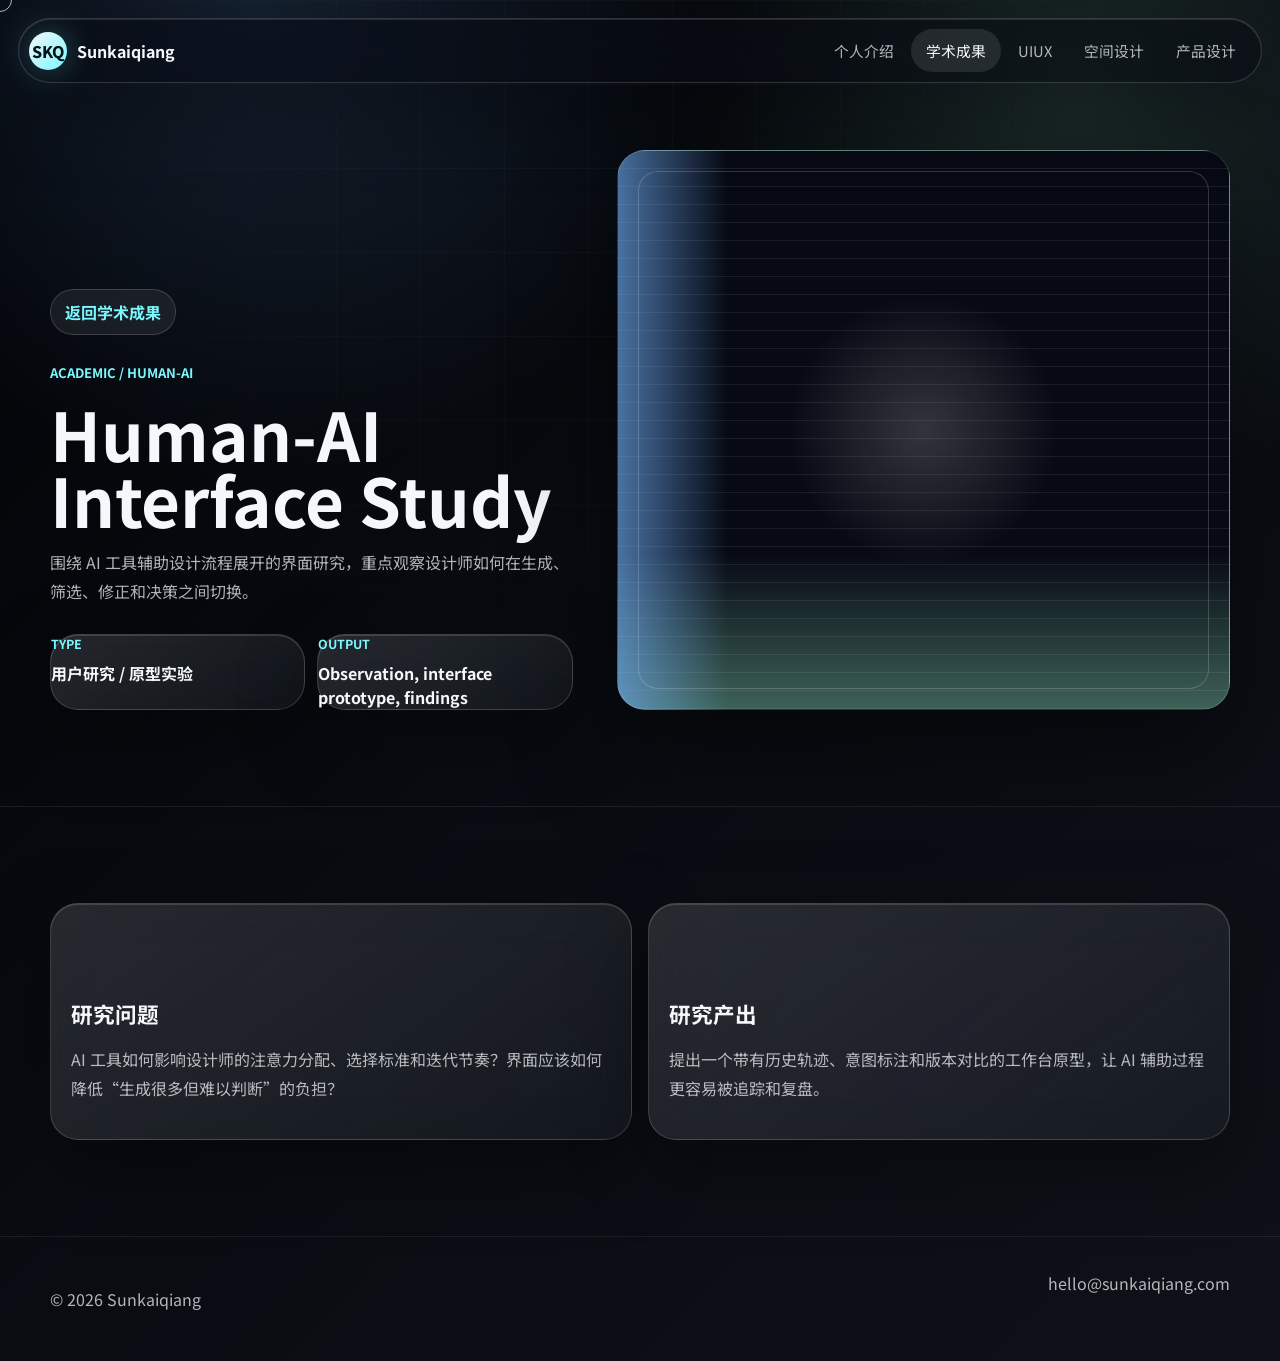
<file: works/academic/human-ai-interface-study.html>
<!DOCTYPE html>
<html lang="zh-CN">
  <head>
    <meta charset="UTF-8" />
    <meta name="viewport" content="width=device-width, initial-scale=1.0" />
    <title>Human-AI Interface Study | 学术成果</title>
    <meta name="description" content="Human-AI Interface Study 学术成果详情。" />
    <link rel="icon" type="image/svg+xml" href="../../favicon.svg" />
    <link rel="preconnect" href="https://fonts.googleapis.com" />
    <link rel="preconnect" href="https://fonts.gstatic.com" crossorigin />
    <link
      href="https://fonts.googleapis.com/css2?family=Archivo:wght@400;500;600;700;800;900&family=Noto+Sans+SC:wght@400;500;700;900&display=swap"
      rel="stylesheet"
    />
    <link rel="stylesheet" href="../../styles.css" />
  </head>
  <body>
    <div class="cursor" aria-hidden="true"></div>
    <header class="site-header">
      <a class="brand" href="../../index.html" aria-label="回到首页">
        <span class="brand-symbol">SKQ</span>
        <span>Sunkaiqiang</span>
      </a>
      <button class="nav-toggle" type="button" aria-expanded="false" aria-controls="site-nav">
        <span></span>
        <span></span>
      </button>
      <nav class="site-nav" id="site-nav" aria-label="主导航">
        <a href="../../pages/about.html">个人介绍</a>
        <a class="is-current" href="../../pages/academics.html">学术成果</a>
        <a href="../../pages/uiux.html">UIUX</a>
        <a href="../../pages/spatial.html">空间设计</a>
        <a href="../../pages/product.html">产品设计</a>
      </nav>
    </header>

    <main>
      <section class="case-hero">
        <div>
          <a class="back-link" href="../../pages/academics.html">返回学术成果</a>
          <p class="kicker reveal">Academic / Human-AI</p>
          <h1 class="case-title reveal">Human-AI Interface Study</h1>
          <p class="case-lead reveal">
            围绕 AI 工具辅助设计流程展开的界面研究，重点观察设计师如何在生成、筛选、修正和决策之间切换。
          </p>
          <div class="case-meta reveal">
            <div><span>Type</span><strong>用户研究 / 原型实验</strong></div>
            <div><span>Output</span><strong>Observation, interface prototype, findings</strong></div>
          </div>
        </div>
        <div class="case-media visual-academic reveal" aria-label="Human-AI Interface Study 视觉预览"></div>
      </section>

      <section class="case-section">
        <div class="case-grid two">
          <article class="case-panel reveal">
            <h3>研究问题</h3>
            <p>AI 工具如何影响设计师的注意力分配、选择标准和迭代节奏？界面应该如何降低“生成很多但难以判断”的负担？</p>
          </article>
          <article class="case-panel reveal">
            <h3>研究产出</h3>
            <p>提出一个带有历史轨迹、意图标注和版本对比的工作台原型，让 AI 辅助过程更容易被追踪和复盘。</p>
          </article>
        </div>
      </section>
    </main>

    <footer class="site-footer">
      <p>© <span id="year"></span> Sunkaiqiang</p>
      <a href="mailto:hello@sunkaiqiang.com">hello@sunkaiqiang.com</a>
    </footer>
    <script src="../../script.js"></script>
  </body>
</html>
</file>
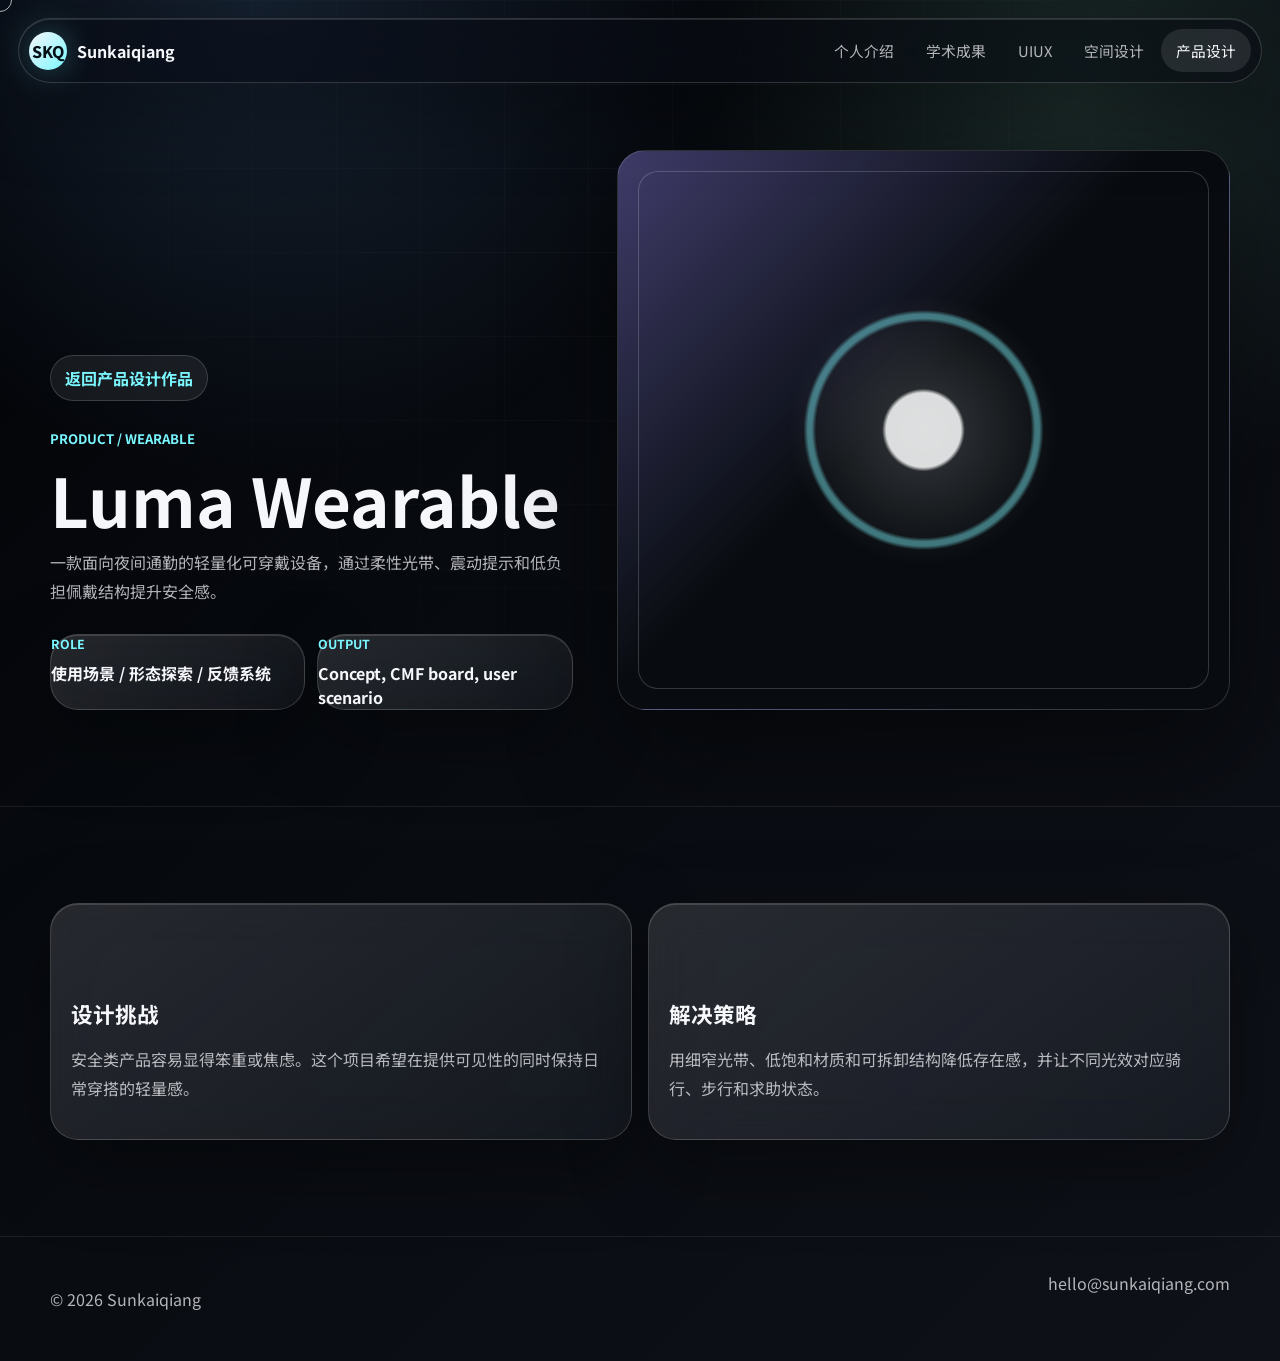
<file: works/product/luma-wearable.html>
<!DOCTYPE html>
<html lang="zh-CN">
  <head>
    <meta charset="UTF-8" />
    <meta name="viewport" content="width=device-width, initial-scale=1.0" />
    <title>Luma Wearable | 产品设计作品</title>
    <meta name="description" content="Luma Wearable 产品设计项目详情。" />
    <link rel="icon" type="image/svg+xml" href="../../favicon.svg" />
    <link rel="preconnect" href="https://fonts.googleapis.com" />
    <link rel="preconnect" href="https://fonts.gstatic.com" crossorigin />
    <link
      href="https://fonts.googleapis.com/css2?family=Archivo:wght@400;500;600;700;800;900&family=Noto+Sans+SC:wght@400;500;700;900&display=swap"
      rel="stylesheet"
    />
    <link rel="stylesheet" href="../../styles.css" />
  </head>
  <body>
    <div class="cursor" aria-hidden="true"></div>
    <header class="site-header">
      <a class="brand" href="../../index.html" aria-label="回到首页">
        <span class="brand-symbol">SKQ</span>
        <span>Sunkaiqiang</span>
      </a>
      <button class="nav-toggle" type="button" aria-expanded="false" aria-controls="site-nav">
        <span></span>
        <span></span>
      </button>
      <nav class="site-nav" id="site-nav" aria-label="主导航">
        <a href="../../pages/about.html">个人介绍</a>
        <a href="../../pages/academics.html">学术成果</a>
        <a href="../../pages/uiux.html">UIUX</a>
        <a href="../../pages/spatial.html">空间设计</a>
        <a class="is-current" href="../../pages/product.html">产品设计</a>
      </nav>
    </header>

    <main>
      <section class="case-hero">
        <div>
          <a class="back-link" href="../../pages/product.html">返回产品设计作品</a>
          <p class="kicker reveal">Product / Wearable</p>
          <h1 class="case-title reveal">Luma Wearable</h1>
          <p class="case-lead reveal">
            一款面向夜间通勤的轻量化可穿戴设备，通过柔性光带、震动提示和低负担佩戴结构提升安全感。
          </p>
          <div class="case-meta reveal">
            <div><span>Role</span><strong>使用场景 / 形态探索 / 反馈系统</strong></div>
            <div><span>Output</span><strong>Concept, CMF board, user scenario</strong></div>
          </div>
        </div>
        <div class="case-media visual-product reveal" aria-label="Luma Wearable 视觉预览"></div>
      </section>

      <section class="case-section">
        <div class="case-grid two">
          <article class="case-panel reveal">
            <h3>设计挑战</h3>
            <p>安全类产品容易显得笨重或焦虑。这个项目希望在提供可见性的同时保持日常穿搭的轻量感。</p>
          </article>
          <article class="case-panel reveal">
            <h3>解决策略</h3>
            <p>用细窄光带、低饱和材质和可拆卸结构降低存在感，并让不同光效对应骑行、步行和求助状态。</p>
          </article>
        </div>
      </section>
    </main>

    <footer class="site-footer">
      <p>© <span id="year"></span> Sunkaiqiang</p>
      <a href="mailto:hello@sunkaiqiang.com">hello@sunkaiqiang.com</a>
    </footer>
    <script src="../../script.js"></script>
  </body>
</html>
</file>
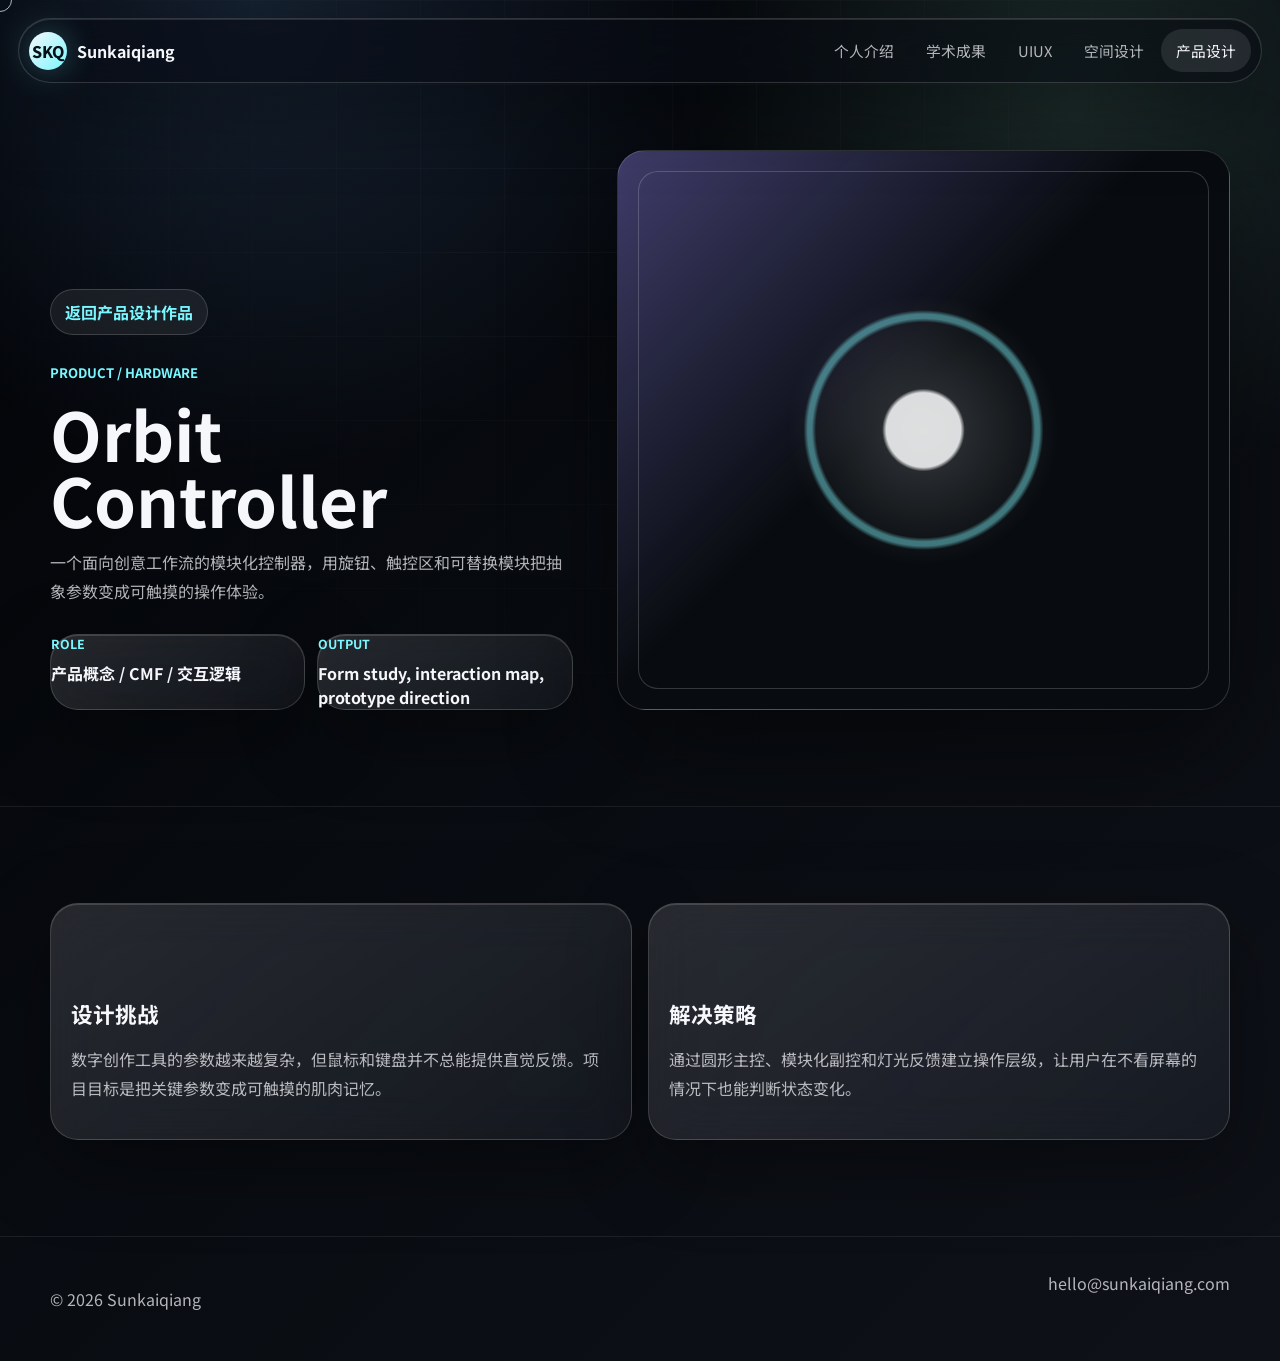
<file: works/product/orbit-controller.html>
<!DOCTYPE html>
<html lang="zh-CN">
  <head>
    <meta charset="UTF-8" />
    <meta name="viewport" content="width=device-width, initial-scale=1.0" />
    <title>Orbit Controller | 产品设计作品</title>
    <meta name="description" content="Orbit Controller 产品设计项目详情。" />
    <link rel="icon" type="image/svg+xml" href="../../favicon.svg" />
    <link rel="preconnect" href="https://fonts.googleapis.com" />
    <link rel="preconnect" href="https://fonts.gstatic.com" crossorigin />
    <link
      href="https://fonts.googleapis.com/css2?family=Archivo:wght@400;500;600;700;800;900&family=Noto+Sans+SC:wght@400;500;700;900&display=swap"
      rel="stylesheet"
    />
    <link rel="stylesheet" href="../../styles.css" />
  </head>
  <body>
    <div class="cursor" aria-hidden="true"></div>
    <header class="site-header">
      <a class="brand" href="../../index.html" aria-label="回到首页">
        <span class="brand-symbol">SKQ</span>
        <span>Sunkaiqiang</span>
      </a>
      <button class="nav-toggle" type="button" aria-expanded="false" aria-controls="site-nav">
        <span></span>
        <span></span>
      </button>
      <nav class="site-nav" id="site-nav" aria-label="主导航">
        <a href="../../pages/about.html">个人介绍</a>
        <a href="../../pages/academics.html">学术成果</a>
        <a href="../../pages/uiux.html">UIUX</a>
        <a href="../../pages/spatial.html">空间设计</a>
        <a class="is-current" href="../../pages/product.html">产品设计</a>
      </nav>
    </header>

    <main>
      <section class="case-hero">
        <div>
          <a class="back-link" href="../../pages/product.html">返回产品设计作品</a>
          <p class="kicker reveal">Product / Hardware</p>
          <h1 class="case-title reveal">Orbit Controller</h1>
          <p class="case-lead reveal">
            一个面向创意工作流的模块化控制器，用旋钮、触控区和可替换模块把抽象参数变成可触摸的操作体验。
          </p>
          <div class="case-meta reveal">
            <div><span>Role</span><strong>产品概念 / CMF / 交互逻辑</strong></div>
            <div><span>Output</span><strong>Form study, interaction map, prototype direction</strong></div>
          </div>
        </div>
        <div class="case-media visual-product reveal" aria-label="Orbit Controller 视觉预览"></div>
      </section>

      <section class="case-section">
        <div class="case-grid two">
          <article class="case-panel reveal">
            <h3>设计挑战</h3>
            <p>数字创作工具的参数越来越复杂，但鼠标和键盘并不总能提供直觉反馈。项目目标是把关键参数变成可触摸的肌肉记忆。</p>
          </article>
          <article class="case-panel reveal">
            <h3>解决策略</h3>
            <p>通过圆形主控、模块化副控和灯光反馈建立操作层级，让用户在不看屏幕的情况下也能判断状态变化。</p>
          </article>
        </div>
      </section>
    </main>

    <footer class="site-footer">
      <p>© <span id="year"></span> Sunkaiqiang</p>
      <a href="mailto:hello@sunkaiqiang.com">hello@sunkaiqiang.com</a>
    </footer>
    <script src="../../script.js"></script>
  </body>
</html>
</file>
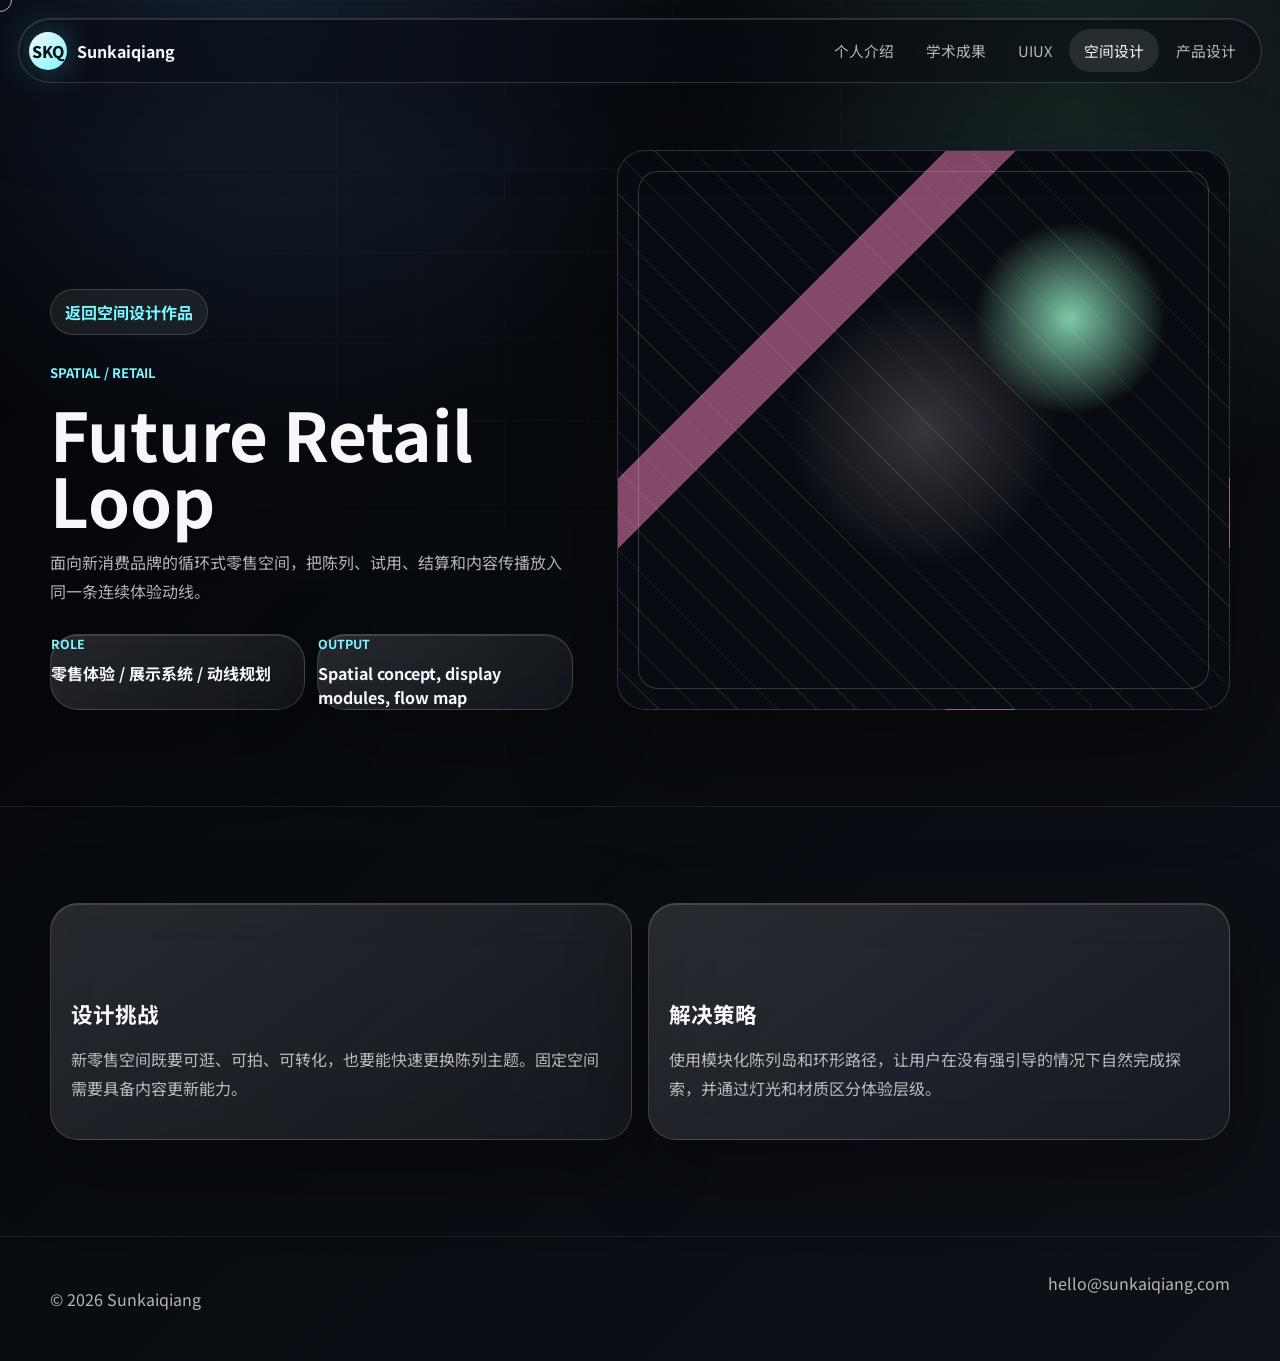
<file: works/spatial/future-retail-loop.html>
<!DOCTYPE html>
<html lang="zh-CN">
  <head>
    <meta charset="UTF-8" />
    <meta name="viewport" content="width=device-width, initial-scale=1.0" />
    <title>Future Retail Loop | 空间设计作品</title>
    <meta name="description" content="Future Retail Loop 空间设计项目详情。" />
    <link rel="icon" type="image/svg+xml" href="../../favicon.svg" />
    <link rel="preconnect" href="https://fonts.googleapis.com" />
    <link rel="preconnect" href="https://fonts.gstatic.com" crossorigin />
    <link
      href="https://fonts.googleapis.com/css2?family=Archivo:wght@400;500;600;700;800;900&family=Noto+Sans+SC:wght@400;500;700;900&display=swap"
      rel="stylesheet"
    />
    <link rel="stylesheet" href="../../styles.css" />
  </head>
  <body>
    <div class="cursor" aria-hidden="true"></div>
    <header class="site-header">
      <a class="brand" href="../../index.html" aria-label="回到首页">
        <span class="brand-symbol">SKQ</span>
        <span>Sunkaiqiang</span>
      </a>
      <button class="nav-toggle" type="button" aria-expanded="false" aria-controls="site-nav">
        <span></span>
        <span></span>
      </button>
      <nav class="site-nav" id="site-nav" aria-label="主导航">
        <a href="../../pages/about.html">个人介绍</a>
        <a href="../../pages/academics.html">学术成果</a>
        <a href="../../pages/uiux.html">UIUX</a>
        <a class="is-current" href="../../pages/spatial.html">空间设计</a>
        <a href="../../pages/product.html">产品设计</a>
      </nav>
    </header>

    <main>
      <section class="case-hero">
        <div>
          <a class="back-link" href="../../pages/spatial.html">返回空间设计作品</a>
          <p class="kicker reveal">Spatial / Retail</p>
          <h1 class="case-title reveal">Future Retail Loop</h1>
          <p class="case-lead reveal">
            面向新消费品牌的循环式零售空间，把陈列、试用、结算和内容传播放入同一条连续体验动线。
          </p>
          <div class="case-meta reveal">
            <div><span>Role</span><strong>零售体验 / 展示系统 / 动线规划</strong></div>
            <div><span>Output</span><strong>Spatial concept, display modules, flow map</strong></div>
          </div>
        </div>
        <div class="case-media visual-space reveal" aria-label="Future Retail Loop 视觉预览"></div>
      </section>

      <section class="case-section">
        <div class="case-grid two">
          <article class="case-panel reveal">
            <h3>设计挑战</h3>
            <p>新零售空间既要可逛、可拍、可转化，也要能快速更换陈列主题。固定空间需要具备内容更新能力。</p>
          </article>
          <article class="case-panel reveal">
            <h3>解决策略</h3>
            <p>使用模块化陈列岛和环形路径，让用户在没有强引导的情况下自然完成探索，并通过灯光和材质区分体验层级。</p>
          </article>
        </div>
      </section>
    </main>

    <footer class="site-footer">
      <p>© <span id="year"></span> Sunkaiqiang</p>
      <a href="mailto:hello@sunkaiqiang.com">hello@sunkaiqiang.com</a>
    </footer>
    <script src="../../script.js"></script>
  </body>
</html>
</file>
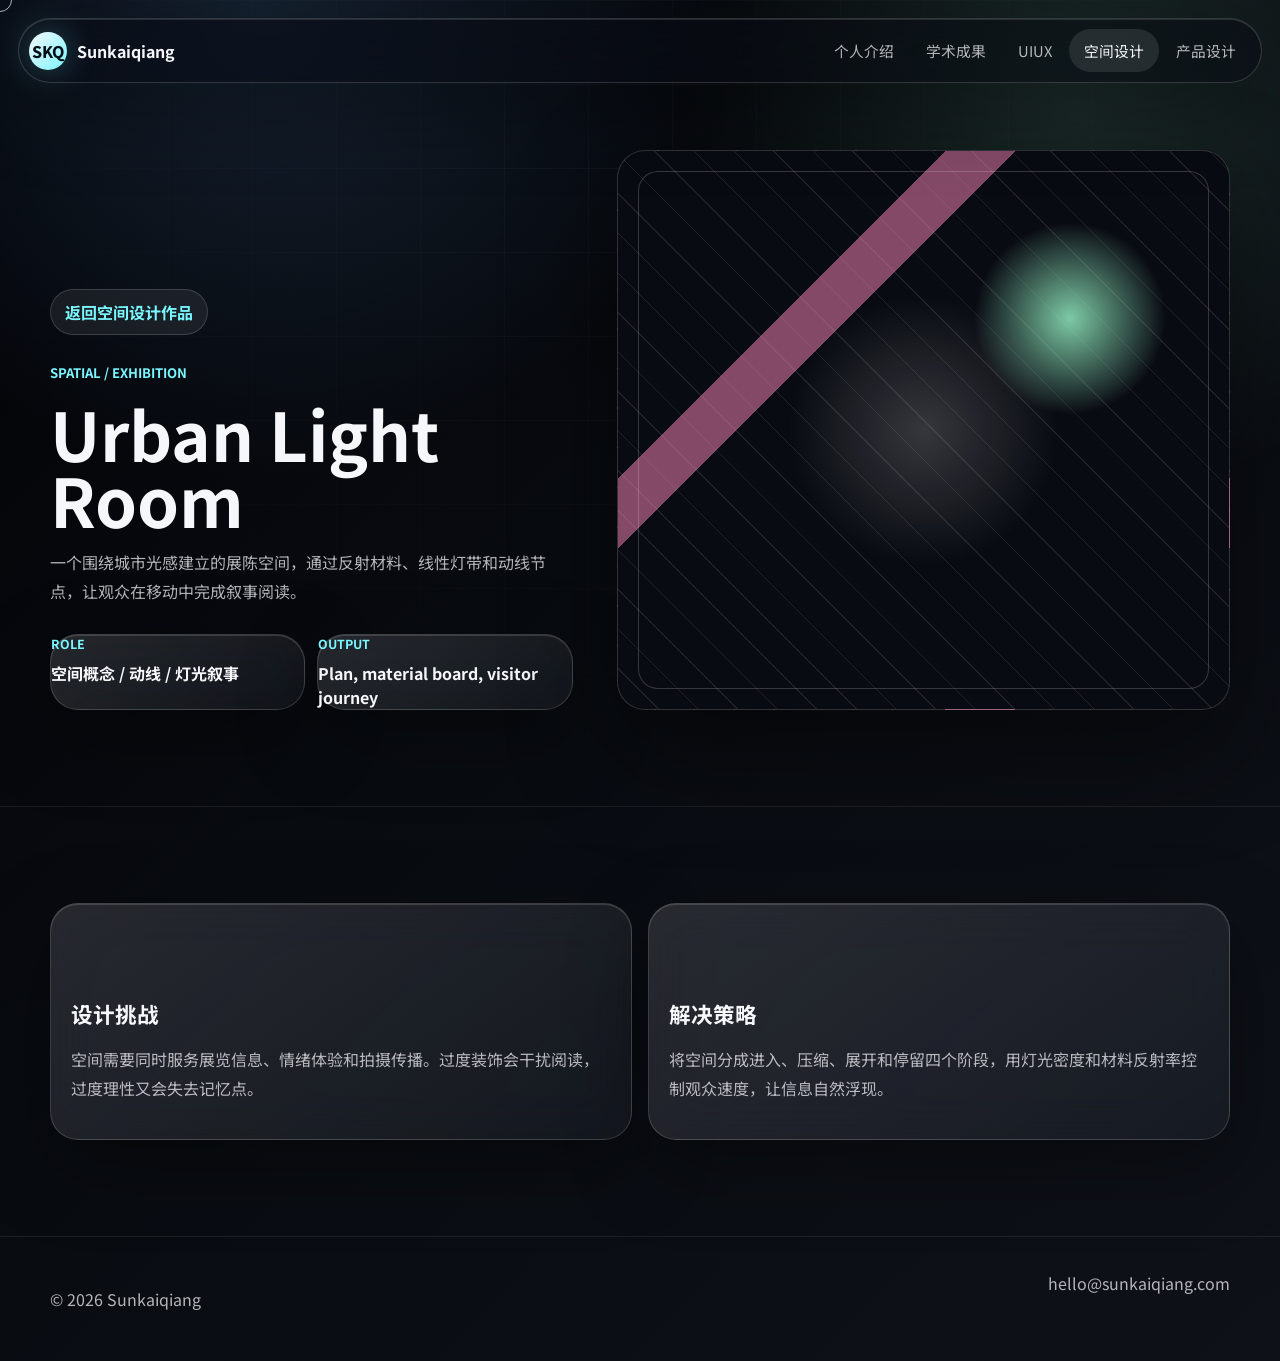
<file: works/spatial/urban-light-room.html>
<!DOCTYPE html>
<html lang="zh-CN">
  <head>
    <meta charset="UTF-8" />
    <meta name="viewport" content="width=device-width, initial-scale=1.0" />
    <title>Urban Light Room | 空间设计作品</title>
    <meta name="description" content="Urban Light Room 空间设计项目详情。" />
    <link rel="icon" type="image/svg+xml" href="../../favicon.svg" />
    <link rel="preconnect" href="https://fonts.googleapis.com" />
    <link rel="preconnect" href="https://fonts.gstatic.com" crossorigin />
    <link
      href="https://fonts.googleapis.com/css2?family=Archivo:wght@400;500;600;700;800;900&family=Noto+Sans+SC:wght@400;500;700;900&display=swap"
      rel="stylesheet"
    />
    <link rel="stylesheet" href="../../styles.css" />
  </head>
  <body>
    <div class="cursor" aria-hidden="true"></div>
    <header class="site-header">
      <a class="brand" href="../../index.html" aria-label="回到首页">
        <span class="brand-symbol">SKQ</span>
        <span>Sunkaiqiang</span>
      </a>
      <button class="nav-toggle" type="button" aria-expanded="false" aria-controls="site-nav">
        <span></span>
        <span></span>
      </button>
      <nav class="site-nav" id="site-nav" aria-label="主导航">
        <a href="../../pages/about.html">个人介绍</a>
        <a href="../../pages/academics.html">学术成果</a>
        <a href="../../pages/uiux.html">UIUX</a>
        <a class="is-current" href="../../pages/spatial.html">空间设计</a>
        <a href="../../pages/product.html">产品设计</a>
      </nav>
    </header>

    <main>
      <section class="case-hero">
        <div>
          <a class="back-link" href="../../pages/spatial.html">返回空间设计作品</a>
          <p class="kicker reveal">Spatial / Exhibition</p>
          <h1 class="case-title reveal">Urban Light Room</h1>
          <p class="case-lead reveal">
            一个围绕城市光感建立的展陈空间，通过反射材料、线性灯带和动线节点，让观众在移动中完成叙事阅读。
          </p>
          <div class="case-meta reveal">
            <div><span>Role</span><strong>空间概念 / 动线 / 灯光叙事</strong></div>
            <div><span>Output</span><strong>Plan, material board, visitor journey</strong></div>
          </div>
        </div>
        <div class="case-media visual-space reveal" aria-label="Urban Light Room 视觉预览"></div>
      </section>

      <section class="case-section">
        <div class="case-grid two">
          <article class="case-panel reveal">
            <h3>设计挑战</h3>
            <p>空间需要同时服务展览信息、情绪体验和拍摄传播。过度装饰会干扰阅读，过度理性又会失去记忆点。</p>
          </article>
          <article class="case-panel reveal">
            <h3>解决策略</h3>
            <p>将空间分成进入、压缩、展开和停留四个阶段，用灯光密度和材料反射率控制观众速度，让信息自然浮现。</p>
          </article>
        </div>
      </section>
    </main>

    <footer class="site-footer">
      <p>© <span id="year"></span> Sunkaiqiang</p>
      <a href="mailto:hello@sunkaiqiang.com">hello@sunkaiqiang.com</a>
    </footer>
    <script src="../../script.js"></script>
  </body>
</html>
</file>
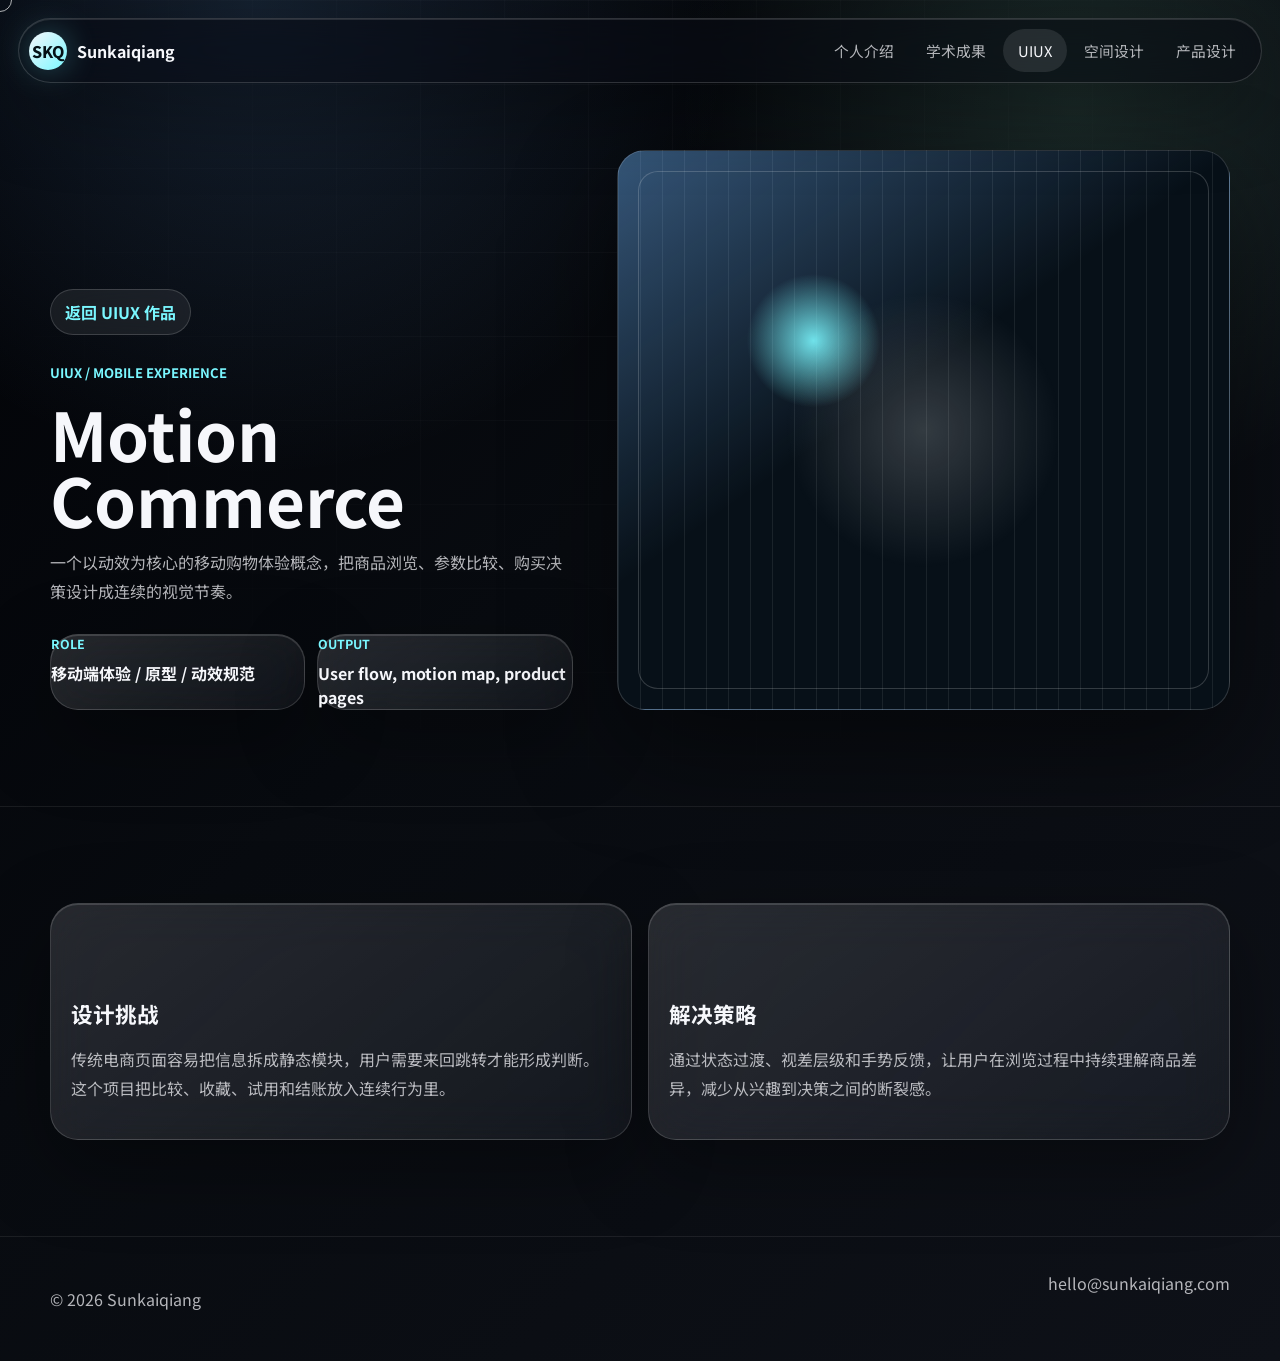
<file: works/uiux/motion-commerce.html>
<!DOCTYPE html>
<html lang="zh-CN">
  <head>
    <meta charset="UTF-8" />
    <meta name="viewport" content="width=device-width, initial-scale=1.0" />
    <title>Motion Commerce | UIUX 作品</title>
    <meta name="description" content="Motion Commerce UIUX 项目详情。" />
    <link rel="icon" type="image/svg+xml" href="../../favicon.svg" />
    <link rel="preconnect" href="https://fonts.googleapis.com" />
    <link rel="preconnect" href="https://fonts.gstatic.com" crossorigin />
    <link
      href="https://fonts.googleapis.com/css2?family=Archivo:wght@400;500;600;700;800;900&family=Noto+Sans+SC:wght@400;500;700;900&display=swap"
      rel="stylesheet"
    />
    <link rel="stylesheet" href="../../styles.css" />
  </head>
  <body>
    <div class="cursor" aria-hidden="true"></div>
    <header class="site-header">
      <a class="brand" href="../../index.html" aria-label="回到首页">
        <span class="brand-symbol">SKQ</span>
        <span>Sunkaiqiang</span>
      </a>
      <button class="nav-toggle" type="button" aria-expanded="false" aria-controls="site-nav">
        <span></span>
        <span></span>
      </button>
      <nav class="site-nav" id="site-nav" aria-label="主导航">
        <a href="../../pages/about.html">个人介绍</a>
        <a href="../../pages/academics.html">学术成果</a>
        <a class="is-current" href="../../pages/uiux.html">UIUX</a>
        <a href="../../pages/spatial.html">空间设计</a>
        <a href="../../pages/product.html">产品设计</a>
      </nav>
    </header>

    <main>
      <section class="case-hero">
        <div>
          <a class="back-link" href="../../pages/uiux.html">返回 UIUX 作品</a>
          <p class="kicker reveal">UIUX / Mobile Experience</p>
          <h1 class="case-title reveal">Motion Commerce</h1>
          <p class="case-lead reveal">
            一个以动效为核心的移动购物体验概念，把商品浏览、参数比较、购买决策设计成连续的视觉节奏。
          </p>
          <div class="case-meta reveal">
            <div><span>Role</span><strong>移动端体验 / 原型 / 动效规范</strong></div>
            <div><span>Output</span><strong>User flow, motion map, product pages</strong></div>
          </div>
        </div>
        <div class="case-media visual-ui reveal" aria-label="Motion Commerce 视觉预览"></div>
      </section>

      <section class="case-section">
        <div class="case-grid two">
          <article class="case-panel reveal">
            <h3>设计挑战</h3>
            <p>传统电商页面容易把信息拆成静态模块，用户需要来回跳转才能形成判断。这个项目把比较、收藏、试用和结账放入连续行为里。</p>
          </article>
          <article class="case-panel reveal">
            <h3>解决策略</h3>
            <p>通过状态过渡、视差层级和手势反馈，让用户在浏览过程中持续理解商品差异，减少从兴趣到决策之间的断裂感。</p>
          </article>
        </div>
      </section>
    </main>

    <footer class="site-footer">
      <p>© <span id="year"></span> Sunkaiqiang</p>
      <a href="mailto:hello@sunkaiqiang.com">hello@sunkaiqiang.com</a>
    </footer>
    <script src="../../script.js"></script>
  </body>
</html>
</file>
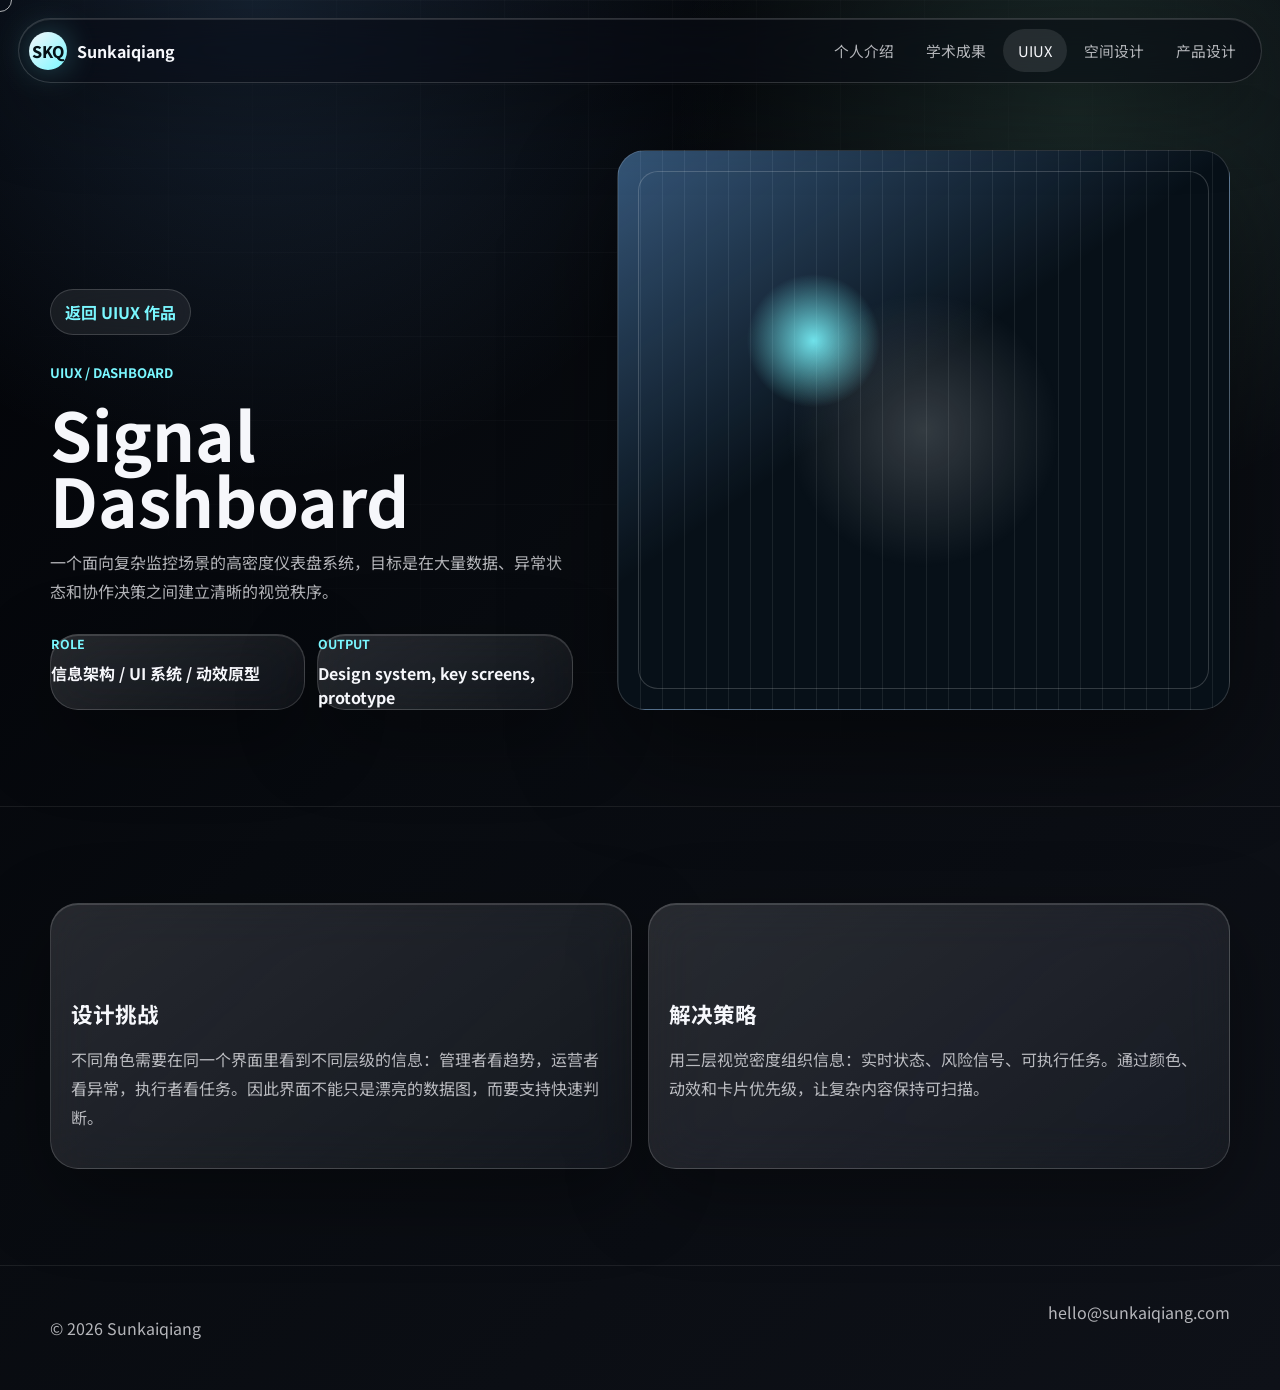
<file: works/uiux/signal-dashboard.html>
<!DOCTYPE html>
<html lang="zh-CN">
  <head>
    <meta charset="UTF-8" />
    <meta name="viewport" content="width=device-width, initial-scale=1.0" />
    <title>Signal Dashboard | UIUX 作品</title>
    <meta name="description" content="Signal Dashboard UIUX 项目详情。" />
    <link rel="icon" type="image/svg+xml" href="../../favicon.svg" />
    <link rel="preconnect" href="https://fonts.googleapis.com" />
    <link rel="preconnect" href="https://fonts.gstatic.com" crossorigin />
    <link
      href="https://fonts.googleapis.com/css2?family=Archivo:wght@400;500;600;700;800;900&family=Noto+Sans+SC:wght@400;500;700;900&display=swap"
      rel="stylesheet"
    />
    <link rel="stylesheet" href="../../styles.css" />
  </head>
  <body>
    <div class="cursor" aria-hidden="true"></div>
    <header class="site-header">
      <a class="brand" href="../../index.html" aria-label="回到首页">
        <span class="brand-symbol">SKQ</span>
        <span>Sunkaiqiang</span>
      </a>
      <button class="nav-toggle" type="button" aria-expanded="false" aria-controls="site-nav">
        <span></span>
        <span></span>
      </button>
      <nav class="site-nav" id="site-nav" aria-label="主导航">
        <a href="../../pages/about.html">个人介绍</a>
        <a href="../../pages/academics.html">学术成果</a>
        <a class="is-current" href="../../pages/uiux.html">UIUX</a>
        <a href="../../pages/spatial.html">空间设计</a>
        <a href="../../pages/product.html">产品设计</a>
      </nav>
    </header>

    <main>
      <section class="case-hero">
        <div>
          <a class="back-link" href="../../pages/uiux.html">返回 UIUX 作品</a>
          <p class="kicker reveal">UIUX / Dashboard</p>
          <h1 class="case-title reveal">Signal Dashboard</h1>
          <p class="case-lead reveal">
            一个面向复杂监控场景的高密度仪表盘系统，目标是在大量数据、异常状态和协作决策之间建立清晰的视觉秩序。
          </p>
          <div class="case-meta reveal">
            <div><span>Role</span><strong>信息架构 / UI 系统 / 动效原型</strong></div>
            <div><span>Output</span><strong>Design system, key screens, prototype</strong></div>
          </div>
        </div>
        <div class="case-media visual-ui reveal" aria-label="Signal Dashboard 视觉预览"></div>
      </section>

      <section class="case-section">
        <div class="case-grid two">
          <article class="case-panel reveal">
            <h3>设计挑战</h3>
            <p>不同角色需要在同一个界面里看到不同层级的信息：管理者看趋势，运营者看异常，执行者看任务。因此界面不能只是漂亮的数据图，而要支持快速判断。</p>
          </article>
          <article class="case-panel reveal">
            <h3>解决策略</h3>
            <p>用三层视觉密度组织信息：实时状态、风险信号、可执行任务。通过颜色、动效和卡片优先级，让复杂内容保持可扫描。</p>
          </article>
        </div>
      </section>
    </main>

    <footer class="site-footer">
      <p>© <span id="year"></span> Sunkaiqiang</p>
      <a href="mailto:hello@sunkaiqiang.com">hello@sunkaiqiang.com</a>
    </footer>
    <script src="../../script.js"></script>
  </body>
</html>
</file>
<file: styles.css>
:root {
  color-scheme: dark;
  --ink: #f6f7fb;
  --ink-soft: rgba(246, 247, 251, 0.72);
  --ink-faint: rgba(246, 247, 251, 0.48);
  --black: #030407;
  --deep: #080b10;
  --panel: rgba(255, 255, 255, 0.075);
  --panel-strong: rgba(255, 255, 255, 0.13);
  --line: rgba(255, 255, 255, 0.16);
  --line-strong: rgba(255, 255, 255, 0.34);
  --blue: #75b7ff;
  --cyan: #7af7ff;
  --violet: #9b8cff;
  --mint: #9dffcf;
  --rose: #ff88bd;
  --max: 1180px;
  --radius: 28px;
}

*,
*::before,
*::after {
  box-sizing: border-box;
}

html {
  scroll-behavior: smooth;
}

body {
  margin: 0;
  min-height: 100vh;
  color: var(--ink);
  font-family: -apple-system, BlinkMacSystemFont, "SF Pro Display", "SF Pro Text", "Helvetica Neue", "Noto Sans SC", sans-serif;
  background:
    radial-gradient(circle at 20% 0%, rgba(117, 183, 255, 0.16), transparent 28%),
    radial-gradient(circle at 84% 8%, rgba(157, 255, 207, 0.13), transparent 24%),
    linear-gradient(135deg, #010206 0%, #080b10 42%, #0e1118 100%);
  overflow-x: hidden;
}

body::before {
  content: "";
  position: fixed;
  inset: 0;
  z-index: -3;
  pointer-events: none;
  background:
    linear-gradient(rgba(255, 255, 255, 0.035) 1px, transparent 1px),
    linear-gradient(90deg, rgba(255, 255, 255, 0.028) 1px, transparent 1px);
  background-size: 84px 84px;
  mask-image: radial-gradient(circle at 50% 20%, black, transparent 78%);
}

body.nav-open {
  overflow: hidden;
}

a {
  color: inherit;
  text-decoration: none;
}

button {
  font: inherit;
}

canvas,
img {
  display: block;
  max-width: 100%;
}

.cursor {
  position: fixed;
  left: 0;
  top: 0;
  z-index: 100;
  width: 24px;
  height: 24px;
  border: 1px solid rgba(255, 255, 255, 0.68);
  border-radius: 50%;
  pointer-events: none;
  transform: translate(-50%, -50%);
  mix-blend-mode: screen;
  transition: width 180ms ease, height 180ms ease, border-color 180ms ease, background 180ms ease;
}

.cursor.is-active {
  width: 68px;
  height: 68px;
  border-color: rgba(122, 247, 255, 0.9);
  background: rgba(122, 247, 255, 0.08);
}

.site-header {
  position: fixed;
  inset: 18px 18px auto;
  z-index: 80;
  display: flex;
  align-items: center;
  justify-content: space-between;
  gap: 18px;
  padding: 10px;
  border: 1px solid var(--line);
  border-radius: 999px;
  background: rgba(10, 12, 18, 0.58);
  box-shadow: 0 24px 80px rgba(0, 0, 0, 0.34), inset 0 1px 0 rgba(255, 255, 255, 0.12);
  backdrop-filter: blur(26px) saturate(140%);
}

.brand {
  display: inline-flex;
  align-items: center;
  gap: 10px;
  padding: 0 10px 0 0;
  font-weight: 700;
  letter-spacing: 0;
}

.brand-symbol {
  display: grid;
  place-items: center;
  width: 38px;
  height: 38px;
  border-radius: 50%;
  color: #051116;
  background: linear-gradient(135deg, var(--ink), var(--cyan));
  font-weight: 800;
  box-shadow: 0 0 32px rgba(122, 247, 255, 0.3);
}

.site-nav {
  display: flex;
  gap: 2px;
  align-items: center;
}

.site-nav a {
  padding: 11px 15px;
  border-radius: 999px;
  color: var(--ink-soft);
  font-size: 0.92rem;
  transition: color 180ms ease, background 180ms ease;
}

.site-nav a:hover,
.site-nav a.is-current {
  color: var(--ink);
  background: rgba(255, 255, 255, 0.1);
}

.nav-toggle {
  display: none;
  width: 44px;
  height: 38px;
  border: 1px solid var(--line);
  border-radius: 999px;
  background: rgba(255, 255, 255, 0.08);
}

.nav-toggle span {
  display: block;
  width: 18px;
  height: 1px;
  margin: 5px auto;
  background: var(--ink);
}

.spatial-hero {
  position: relative;
  min-height: 94svh;
  display: grid;
  grid-template-columns: minmax(0, 1.08fr) minmax(340px, 0.78fr);
  gap: 52px;
  align-items: center;
  padding: 130px max(24px, calc((100vw - var(--max)) / 2)) 54px;
  overflow: hidden;
  isolation: isolate;
}

#depth-field {
  position: absolute;
  inset: 0;
  z-index: -3;
  width: 100%;
  height: 100%;
}

.hero-vignette {
  position: absolute;
  inset: 0;
  z-index: -2;
  background:
    radial-gradient(circle at var(--mx, 52%) var(--my, 42%), rgba(122, 247, 255, 0.11), transparent 24%),
    radial-gradient(circle at 50% 96%, rgba(155, 140, 255, 0.16), transparent 34%),
    linear-gradient(180deg, rgba(3, 4, 7, 0.1), rgba(3, 4, 7, 0.78));
  pointer-events: none;
}

.hero-copy-block {
  position: relative;
  z-index: 5;
}

.kicker {
  margin: 0 0 18px;
  color: var(--cyan);
  font-size: 0.82rem;
  font-weight: 700;
  letter-spacing: 0;
  text-transform: uppercase;
}

.home-title,
.section-head h2,
.page-title,
.case-title {
  margin: 0;
  font-weight: 700;
  letter-spacing: 0;
  line-height: 0.98;
}

.home-title {
  max-width: 920px;
  font-size: 5.6rem;
}

.hero-copy,
.page-lead,
.case-lead,
.body-copy,
.glass-panel p,
.project-card p,
.research-item p,
.timeline-item p,
.case-panel p,
.feature-item p {
  color: var(--ink-soft);
  line-height: 1.82;
}

.hero-copy {
  max-width: 660px;
  margin: 26px 0 0;
  font-size: 1.16rem;
}

.hero-actions {
  display: flex;
  flex-wrap: wrap;
  gap: 12px;
  margin-top: 34px;
}

.button {
  display: inline-flex;
  min-height: 48px;
  align-items: center;
  justify-content: center;
  padding: 0 18px;
  border: 1px solid var(--line);
  border-radius: 999px;
  font-weight: 700;
  transition: transform 180ms ease, border-color 180ms ease, background 180ms ease;
}

.button:hover {
  transform: translateY(-2px);
  border-color: var(--line-strong);
}

.button.primary {
  color: #05070b;
  background: linear-gradient(135deg, #ffffff, #bfefff 52%, #b7ffdb);
  box-shadow: 0 0 46px rgba(122, 247, 255, 0.22);
}

.button.ghost {
  background: rgba(255, 255, 255, 0.07);
  backdrop-filter: blur(18px);
}

.orbital-system {
  position: relative;
  display: grid;
  min-height: 590px;
  place-items: center;
  perspective: 1400px;
}

.orbital-system::before {
  content: "";
  position: absolute;
  width: min(520px, 90%);
  aspect-ratio: 1;
  border: 1px solid rgba(255, 255, 255, 0.12);
  border-radius: 50%;
  background:
    radial-gradient(circle at 50% 42%, rgba(255, 255, 255, 0.16), transparent 12%),
    radial-gradient(circle at 50% 50%, rgba(117, 183, 255, 0.14), transparent 36%);
  box-shadow: inset 0 0 80px rgba(255, 255, 255, 0.04);
}

.orbit-card,
.glass-panel,
.project-card,
.research-item,
.timeline-item,
.stat-block,
.case-panel,
.feature-item,
.case-meta div,
.showcase-card {
  border: 1px solid var(--line);
  border-radius: var(--radius);
  background: linear-gradient(145deg, rgba(255, 255, 255, 0.13), rgba(255, 255, 255, 0.045));
  box-shadow: 0 26px 80px rgba(0, 0, 0, 0.36), inset 0 1px 0 rgba(255, 255, 255, 0.14);
  backdrop-filter: blur(24px) saturate(140%);
}

.orbit-card {
  position: absolute;
  width: 238px;
  padding: 20px;
  transform-style: preserve-3d;
  transition: transform 280ms ease, border-color 280ms ease, background 280ms ease;
}

.orbit-card:nth-child(1) {
  top: 44px;
  left: 38px;
}

.orbit-card:nth-child(2) {
  top: 160px;
  right: 2px;
}

.orbit-card:nth-child(3) {
  bottom: 76px;
  left: 0;
}

.orbit-card:nth-child(4) {
  bottom: 18px;
  right: 70px;
}

.orbit-card:hover,
.glass-panel:hover,
.showcase-card:hover,
.project-card:hover,
.research-item:hover {
  border-color: rgba(122, 247, 255, 0.58);
  background: linear-gradient(145deg, rgba(122, 247, 255, 0.16), rgba(255, 255, 255, 0.07));
}

.orbit-card span,
.glass-panel span,
.showcase-card span,
.research-item span,
.timeline-item span,
.stat-block span,
.feature-item span {
  color: var(--cyan);
  font-size: 0.78rem;
  font-weight: 700;
  text-transform: uppercase;
}

.orbit-card strong,
.orbit-card em {
  display: block;
}

.orbit-card strong {
  margin-top: 44px;
  font-size: 1.8rem;
}

.orbit-card em {
  margin-top: 8px;
  color: var(--ink-faint);
  font-style: normal;
}

.experience-panel,
.showcase-strip,
.page-hero,
.content-band,
.case-hero,
.case-section {
  padding: 96px max(24px, calc((100vw - var(--max)) / 2));
}

.experience-panel,
.content-band.alt {
  background: linear-gradient(180deg, rgba(255, 255, 255, 0.02), rgba(255, 255, 255, 0.055));
  border-block: 1px solid rgba(255, 255, 255, 0.08);
}

.section-head {
  max-width: 790px;
  margin-bottom: 34px;
}

.section-head h2,
.page-title,
.case-title {
  max-width: 850px;
  font-size: 4.2rem;
}

.experience-grid,
.project-grid,
.research-grid,
.timeline-grid,
.stats-grid,
.case-grid,
.feature-grid {
  display: grid;
  grid-template-columns: repeat(3, minmax(0, 1fr));
  gap: 16px;
}

.experience-grid {
  grid-template-columns: repeat(5, minmax(0, 1fr));
}

.glass-panel,
.project-body,
.research-item,
.timeline-item,
.stat-block,
.case-panel,
.feature-item {
  padding: 20px;
}

.glass-panel {
  min-height: 260px;
  transition: transform 180ms ease, border-color 180ms ease, background 180ms ease;
}

.glass-panel h3,
.project-body h3,
.research-item h3,
.timeline-item h3,
.case-panel h3,
.feature-item h3 {
  margin: 74px 0 12px;
  font-size: 1.35rem;
}

.showcase-strip {
  overflow: hidden;
}

.showcase-track,
.case-rail {
  display: flex;
  gap: 18px;
  overflow-x: auto;
  padding: 4px 0 22px;
  cursor: grab;
  scroll-snap-type: x mandatory;
  scrollbar-width: thin;
}

.showcase-track.is-dragging,
.case-rail.is-dragging {
  cursor: grabbing;
  user-select: none;
}

.showcase-card {
  flex: 0 0 360px;
  overflow: hidden;
  scroll-snap-align: start;
  transition: transform 180ms ease, border-color 180ms ease;
}

.showcase-card:hover {
  transform: translateY(-5px);
}

.showcase-card span,
.showcase-card strong {
  display: block;
  padding: 0 20px;
}

.showcase-card span {
  margin-top: 18px;
}

.showcase-card strong {
  margin: 8px 0 22px;
  font-size: 1.55rem;
}

.showcase-visual,
.project-visual,
.case-media,
.visual-wall,
.mini-visual {
  position: relative;
  overflow: hidden;
  border-bottom: 1px solid var(--line);
}

.showcase-visual {
  min-height: 280px;
}

.visual-ui {
  background:
    radial-gradient(circle at 32% 34%, rgba(122, 247, 255, 0.9), transparent 12%),
    linear-gradient(145deg, rgba(117, 183, 255, 0.42), transparent 44%),
    repeating-linear-gradient(90deg, rgba(255, 255, 255, 0.08) 0 1px, transparent 1px 22px),
    #071018;
}

.visual-space {
  background:
    linear-gradient(135deg, transparent 0 28%, rgba(255, 136, 189, 0.5) 28% 34%, transparent 34%),
    radial-gradient(circle at 74% 30%, rgba(157, 255, 207, 0.78), transparent 16%),
    repeating-linear-gradient(45deg, rgba(255, 255, 255, 0.09) 0 1px, transparent 1px 28px),
    #090b12;
}

.visual-product {
  background:
    radial-gradient(circle at 50% 50%, rgba(255, 255, 255, 0.84) 0 9%, transparent 10%),
    radial-gradient(circle at 50% 50%, transparent 0 26%, rgba(122, 247, 255, 0.44) 27% 28%, transparent 29%),
    linear-gradient(135deg, rgba(155, 140, 255, 0.38), transparent 46%),
    #080c10;
}

.visual-academic {
  background:
    linear-gradient(90deg, rgba(117, 183, 255, 0.6), transparent 18%),
    linear-gradient(0deg, rgba(157, 255, 207, 0.36), transparent 28%),
    repeating-linear-gradient(0deg, rgba(255, 255, 255, 0.08) 0 1px, transparent 1px 18px),
    #070914;
}

.visual-about {
  background:
    radial-gradient(circle at 30% 38%, rgba(122, 247, 255, 0.55), transparent 20%),
    linear-gradient(135deg, rgba(255, 255, 255, 0.16), transparent 28%),
    repeating-linear-gradient(90deg, rgba(255, 255, 255, 0.08) 0 1px, transparent 1px 28px),
    #080c12;
}

.showcase-visual::after,
.project-visual::after,
.case-media::after,
.visual-wall::after,
.mini-visual::after {
  content: "";
  position: absolute;
  inset: 20px;
  border: 1px solid rgba(255, 255, 255, 0.18);
  border-radius: 20px;
  background: radial-gradient(circle at var(--mx, 50%) var(--my, 50%), rgba(255, 255, 255, 0.18), transparent 36%);
}

.page-hero {
  min-height: 66svh;
  display: grid;
  align-items: end;
  padding-top: 150px;
  background:
    radial-gradient(circle at 72% 20%, rgba(122, 247, 255, 0.16), transparent 26%),
    linear-gradient(180deg, rgba(255, 255, 255, 0.025), rgba(255, 255, 255, 0.06));
  border-bottom: 1px solid rgba(255, 255, 255, 0.08);
}

.page-hero-inner {
  display: grid;
  grid-template-columns: minmax(0, 1.08fr) minmax(280px, 0.72fr);
  gap: 42px;
  align-items: end;
}

.visual-wall {
  min-height: 360px;
  border: 1px solid var(--line);
  border-radius: var(--radius);
  box-shadow: 0 26px 80px rgba(0, 0, 0, 0.36);
}

.project-card {
  overflow: hidden;
  transition: transform 180ms ease, border-color 180ms ease, background 180ms ease;
}

.project-card:hover {
  transform: translateY(-5px);
}

.project-visual {
  min-height: 280px;
}

.project-meta {
  display: flex;
  flex-wrap: wrap;
  gap: 8px;
  margin-top: 18px;
}

.project-meta span {
  padding: 6px 9px;
  border: 1px solid var(--line);
  border-radius: 999px;
  color: var(--ink-soft);
  background: rgba(255, 255, 255, 0.06);
  font-size: 0.82rem;
}

.case-hero {
  display: grid;
  grid-template-columns: minmax(0, 0.92fr) minmax(0, 1.08fr);
  gap: 44px;
  align-items: end;
  min-height: 76svh;
  padding-top: 150px;
  border-bottom: 1px solid rgba(255, 255, 255, 0.08);
}

.case-meta {
  display: grid;
  grid-template-columns: repeat(2, minmax(0, 1fr));
  gap: 12px;
  margin-top: 28px;
}

.case-meta span {
  display: block;
  margin-bottom: 8px;
  color: var(--cyan);
  font-size: 0.78rem;
  font-weight: 700;
  text-transform: uppercase;
}

.case-media {
  min-height: 560px;
  border: 1px solid var(--line);
  border-radius: var(--radius);
  box-shadow: 0 40px 110px rgba(0, 0, 0, 0.48);
}

.case-grid.two {
  grid-template-columns: repeat(2, minmax(0, 1fr));
}

.back-link {
  display: inline-flex;
  margin-bottom: 28px;
  padding: 10px 14px;
  border: 1px solid var(--line);
  border-radius: 999px;
  color: var(--cyan);
  background: rgba(255, 255, 255, 0.07);
  backdrop-filter: blur(18px);
  font-weight: 700;
}

.site-footer {
  display: flex;
  justify-content: space-between;
  gap: 18px;
  padding: 34px max(24px, calc((100vw - var(--max)) / 2));
  border-top: 1px solid rgba(255, 255, 255, 0.08);
  color: var(--ink-soft);
}

.reveal {
  opacity: 0;
  transform: translateY(22px);
  transition: opacity 720ms ease, transform 720ms ease;
}

.reveal.is-visible {
  opacity: 1;
  transform: translateY(0);
}

@media (max-width: 1120px) {
  .spatial-hero,
  .page-hero-inner,
  .case-hero {
    grid-template-columns: 1fr;
  }

  .orbital-system {
    min-height: 440px;
  }

  .home-title,
  .section-head h2,
  .page-title,
  .case-title {
    font-size: 4rem;
  }

  .experience-grid {
    grid-template-columns: repeat(2, minmax(0, 1fr));
  }

  .project-grid,
  .research-grid,
  .timeline-grid,
  .stats-grid,
  .case-grid,
  .feature-grid {
    grid-template-columns: 1fr;
  }
}

@media (max-width: 760px) {
  .cursor {
    display: none;
  }

  .site-header {
    inset: 10px;
    border-radius: 24px;
  }

  .nav-toggle {
    display: block;
  }

  .site-nav {
    position: fixed;
    inset: 68px 10px auto;
    display: none;
    flex-direction: column;
    align-items: stretch;
    padding: 10px;
    border: 1px solid var(--line);
    border-radius: 24px;
    background: rgba(10, 12, 18, 0.92);
    backdrop-filter: blur(26px) saturate(140%);
  }

  body.nav-open .site-nav {
    display: flex;
  }

  .site-nav a {
    padding: 14px;
  }

  .spatial-hero {
    min-height: 100svh;
    padding: 110px 18px 54px;
  }

  .home-title,
  .section-head h2,
  .page-title,
  .case-title {
    font-size: 2.9rem;
  }

  .hero-copy,
  .page-lead,
  .case-lead {
    font-size: 1rem;
  }

  .orbital-system {
    min-height: 560px;
  }

  .orbit-card,
  .orbit-card:nth-child(1),
  .orbit-card:nth-child(2),
  .orbit-card:nth-child(3),
  .orbit-card:nth-child(4) {
    position: relative;
    inset: auto;
    width: 100%;
    margin-bottom: 12px;
  }

  .orbital-system::before {
    display: none;
  }

  .experience-panel,
  .showcase-strip,
  .page-hero,
  .content-band,
  .case-hero,
  .case-section {
    padding: 70px 18px;
  }

  .experience-grid,
  .case-meta,
  .case-grid.two {
    grid-template-columns: 1fr;
  }

  .showcase-card {
    flex-basis: 290px;
  }

  .case-media {
    min-height: 360px;
  }

  .site-footer {
    flex-direction: column;
    padding: 28px 18px;
  }
}

@media (prefers-reduced-motion: reduce) {
  html {
    scroll-behavior: auto;
  }

  *,
  *::before,
  *::after {
    animation: none !important;
    transition: none !important;
  }

  .reveal {
    opacity: 1;
    transform: none;
  }
}
</file>
<file: needs-recognition.css>
:root {
  --page-bg:
    radial-gradient(circle at 8% 8%, rgba(36, 92, 255, 0.12), transparent 26%),
    radial-gradient(circle at 92% 12%, rgba(24, 167, 168, 0.12), transparent 28%),
    linear-gradient(180deg, #f7faff 0%, #eef3fb 100%);
  --panel-bg: rgba(255, 255, 255, 0.9);
  --panel-border: rgba(12, 47, 128, 0.08);
  --panel-shadow: 0 24px 70px rgba(24, 55, 110, 0.08);
  --text: #1c2942;
  --text-soft: #5f6c87;
  --heading: #153b9b;
  --line: #dbe6f7;
  --blue: #1d5dff;
  --blue-soft: rgba(29, 93, 255, 0.1);
  --green: #2f9d27;
  --green-soft: rgba(47, 157, 39, 0.1);
  --orange: #ff6d1a;
  --orange-soft: rgba(255, 109, 26, 0.1);
  --teal: #18a7a8;
  --teal-soft: rgba(24, 167, 168, 0.1);
  --navy: #214bbf;
  --navy-soft: rgba(33, 75, 191, 0.1);
}

*,
*::before,
*::after {
  box-sizing: border-box;
}

html,
body {
  margin: 0;
  min-height: 100%;
}

body {
  color: var(--text);
  font-family: "Avenir Next", "PingFang SC", "Noto Sans SC", "Pretendard", "Noto Sans KR", sans-serif;
  background: var(--page-bg);
}

button,
select {
  font: inherit;
}

.diagram-page {
  min-height: 100vh;
  padding: 28px;
}

.topbar {
  display: flex;
  align-items: flex-start;
  justify-content: space-between;
  gap: 24px;
  max-width: 1740px;
  margin: 0 auto 24px;
  padding: 22px 24px;
  border: 1px solid var(--panel-border);
  border-radius: 28px;
  background: rgba(255, 255, 255, 0.82);
  box-shadow: var(--panel-shadow);
  backdrop-filter: blur(18px);
}

.topbar__copy {
  max-width: 820px;
}

.eyebrow,
.panel-kicker,
.language-label {
  margin: 0 0 10px;
  color: #4d6eb8;
  font-size: 0.82rem;
  font-weight: 700;
  letter-spacing: 0.06em;
  text-transform: uppercase;
}

#pageTitle {
  margin: 0;
  color: var(--heading);
  font-size: clamp(2rem, 2.8vw, 3.35rem);
  line-height: 1.04;
}

.page-intro,
.panel-copy,
.field-hint {
  margin: 14px 0 0;
  color: var(--text-soft);
  font-size: 1rem;
  line-height: 1.7;
}

.topbar__actions {
  display: flex;
  flex-direction: column;
  align-items: flex-end;
  gap: 10px;
}

.language-label {
  margin: 0;
}

.language-switch {
  display: inline-flex;
  padding: 5px;
  border: 1px solid rgba(21, 59, 155, 0.12);
  border-radius: 999px;
  background: rgba(239, 244, 255, 0.92);
}

.lang-button {
  border: 0;
  border-radius: 999px;
  background: transparent;
  color: #5470ac;
  font-weight: 700;
  padding: 12px 18px;
  cursor: pointer;
  transition: background 180ms ease, color 180ms ease, transform 180ms ease;
}

.lang-button:hover,
.lang-button:focus-visible {
  color: var(--heading);
  transform: translateY(-1px);
  outline: none;
}

.lang-button.is-active {
  color: #fff;
  background: linear-gradient(135deg, #1b4ecf, #2c73ff);
  box-shadow: 0 12px 22px rgba(29, 93, 255, 0.26);
}

.workspace {
  display: grid;
  grid-template-columns: 280px minmax(0, 1fr);
  gap: 24px;
  max-width: 1740px;
  margin: 0 auto;
}

.control-panel,
.diagram-panel {
  border: 1px solid var(--panel-border);
  border-radius: 32px;
  background: var(--panel-bg);
  box-shadow: var(--panel-shadow);
}

.control-panel {
  position: sticky;
  top: 28px;
  align-self: start;
  padding: 22px;
}

.panel-block + .panel-block {
  margin-top: 26px;
  padding-top: 24px;
  border-top: 1px solid #e6edf8;
}

.field-label,
.panel-title {
  margin: 0;
  color: var(--heading);
  font-size: 1.18rem;
  font-weight: 700;
  line-height: 1.35;
}

.preset-select {
  width: 100%;
  margin-top: 14px;
  padding: 14px 16px;
  border: 1px solid #d6e4fb;
  border-radius: 18px;
  background: #f9fbff;
  color: var(--text);
  box-shadow: inset 0 1px 0 rgba(255, 255, 255, 0.85);
  cursor: pointer;
}

.diagram-panel {
  padding: 18px;
  overflow: hidden;
  min-width: 0;
}

.diagram-scroll {
  overflow-x: auto;
  padding-bottom: 8px;
  min-width: 0;
  width: 100%;
}

.diagram-board {
  width: 100%;
  box-sizing: border-box;
  padding: 22px 24px 26px;
  border-radius: 28px;
  background:
    radial-gradient(circle at 50% 0%, rgba(29, 93, 255, 0.06), transparent 24%),
    radial-gradient(circle at 100% 100%, rgba(24, 167, 168, 0.05), transparent 22%),
    #fff;
}

.diagram-board--experience {
  min-width: 1200px;
}

.diagram-board--cmf {
  min-width: 1320px;
}

.diagram-board--strategy {
  min-width: 1180px;
}

.diagram-board--mechanism {
  min-width: 0;
}

.diagram-board--emotion {
  min-width: 0;
}

.diagram-grid {
  display: grid;
  grid-template-columns: 164px 60px minmax(220px, 0.92fr) 60px minmax(210px, 0.82fr) 60px minmax(360px, 1.32fr);
  grid-auto-flow: row;
  gap: 26px 0;
  align-items: center;
}

.column-heading {
  padding-bottom: 6px;
  color: var(--heading);
  font-size: 1.08rem;
  font-weight: 800;
  line-height: 1.35;
  text-align: center;
}

.axis-zone {
  display: grid;
  grid-template-columns: 106px 58px;
  grid-template-rows: repeat(var(--row-count), minmax(110px, auto));
  align-items: center;
  row-gap: 26px;
}

.axis-label {
  grid-column: 1;
  grid-row: 1 / span var(--row-count);
  justify-self: start;
  align-self: center;
  display: flex;
  justify-content: center;
  align-items: center;
  width: 94px;
  min-height: 230px;
  padding: 18px 10px;
  border-radius: 30px;
  color: #fff;
  background: linear-gradient(180deg, #0b3997 0%, #123fa5 55%, #173f98 100%);
  box-shadow: 0 18px 36px rgba(13, 62, 162, 0.24);
}

.axis-label--stack {
  flex-direction: column;
  gap: 12px;
}

.axis-label--stack span {
  display: block;
  font-size: 1.55rem;
  font-weight: 800;
  line-height: 1.08;
  letter-spacing: 0.08em;
}

.axis-label--rotate {
  overflow: hidden;
}

.axis-label__rotate-text {
  display: inline-block;
  font-size: 1.02rem;
  font-weight: 800;
  letter-spacing: 0.04em;
  line-height: 1;
  white-space: nowrap;
  transform: rotate(90deg);
  transform-origin: center center;
}

.axis-spine {
  grid-column: 2;
  grid-row: 1 / span var(--row-count);
  justify-self: center;
  align-self: stretch;
  width: 2px;
  border-radius: 999px;
  background: linear-gradient(180deg, #1d5dff 0%, #18a7a8 50%, #214bbf 100%);
}

.axis-node {
  grid-column: 2;
  justify-self: center;
  width: 22px;
  height: 22px;
  border-radius: 50%;
  background: var(--accent);
  border: 5px solid rgba(255, 255, 255, 0.92);
  box-shadow: 0 12px 24px var(--shadow);
}

.flow-arrow {
  position: relative;
  align-self: center;
  height: 2px;
  margin: 0 14px 0 10px;
  border-radius: 999px;
  background: var(--accent);
}

.flow-arrow::after {
  content: "";
  position: absolute;
  top: 50%;
  right: -1px;
  width: 0;
  height: 0;
  transform: translateY(-50%);
  border-top: 7px solid transparent;
  border-bottom: 7px solid transparent;
  border-left: 12px solid var(--accent);
}

.info-card,
.detail-card {
  min-height: 110px;
  border: 1.6px solid var(--accent);
  border-radius: 24px;
  background: #fff;
  box-shadow: 0 16px 34px var(--shadow);
}

.info-card {
  display: flex;
  align-items: center;
  gap: 18px;
  padding: 18px 20px;
}

.detail-card {
  display: flex;
  align-items: center;
  padding: 18px 24px;
}

.icon-shell {
  flex: 0 0 auto;
  display: grid;
  place-items: center;
  width: 72px;
  height: 72px;
  border-radius: 50%;
  color: var(--accent);
  background: var(--soft);
}

.icon-shell svg {
  width: 42px;
  height: 42px;
}

.card-title {
  margin: 0;
  color: var(--accent);
  font-size: 1.18rem;
  font-weight: 800;
  line-height: 1.3;
}

.detail-card p {
  margin: 0;
  color: #23304a;
  font-size: 1.02rem;
  font-weight: 600;
  line-height: 1.72;
}

.cmf-grid {
  display: grid;
  grid-template-columns: minmax(248px, 0.92fr) 54px minmax(220px, 0.82fr) 54px minmax(430px, 1.42fr);
  gap: 14px 0;
  align-items: center;
}

.cmf-heading {
  padding-bottom: 10px;
  color: var(--heading);
  font-size: 1.06rem;
  font-weight: 800;
  line-height: 1.35;
  text-align: center;
}

.cmf-arrow {
  position: relative;
  align-self: center;
  height: 2px;
  margin: 0 10px;
  border-radius: 999px;
  background: var(--accent);
}

.cmf-arrow::after {
  content: "";
  position: absolute;
  top: 50%;
  right: -1px;
  width: 0;
  height: 0;
  transform: translateY(-50%);
  border-top: 7px solid transparent;
  border-bottom: 7px solid transparent;
  border-left: 12px solid var(--accent);
}

.cmf-card {
  min-height: 58px;
  display: flex;
  align-items: center;
  justify-content: center;
  padding: 12px 18px;
  border: 1.6px solid var(--accent);
  border-radius: 18px;
  background: #fff;
  box-shadow: 0 14px 28px var(--shadow);
  text-align: center;
}

.cmf-card p {
  margin: 0;
  color: #20304b;
  font-size: 1rem;
  font-weight: 700;
  line-height: 1.45;
}

.mechanism-grid {
  position: relative;
  z-index: 1;
  display: grid;
  grid-template-columns:
    minmax(0, 232fr)
    minmax(0, 68fr)
    minmax(0, 316fr)
    minmax(0, 92fr)
    minmax(0, 240fr)
    minmax(0, 88fr)
    minmax(0, 388fr);
  grid-template-rows: 56px minmax(312px, auto) minmax(212px, auto) minmax(188px, auto);
  gap: 18px 0;
  align-items: stretch;
  width: 100%;
}

.mechanism-grid > * {
  min-width: 0;
}

.mechanism-layout {
  position: relative;
  width: 100%;
  min-width: 0;
}

.mechanism-overlay {
  position: absolute;
  inset: 0;
  width: 100%;
  height: 100%;
  pointer-events: none;
  overflow: visible;
  z-index: 0;
}

.mechanism-overlay__path {
  fill: none;
  stroke-width: 2;
  stroke-linecap: round;
  stroke-linejoin: round;
}

.mechanism-overlay__path--dashed {
  stroke-dasharray: 6 5;
  opacity: 0.86;
}

.mechanism-overlay__path--solid {
  opacity: 0.92;
}

.mechanism-overlay__path--dimension {
  opacity: 0.96;
}

.mechanism-heading {
  min-height: 52px;
  display: flex;
  align-items: center;
  justify-content: center;
  padding: 10px 16px;
  border-radius: 16px;
  color: #fff;
  font-size: 0.96rem;
  font-weight: 800;
  line-height: 1.3;
  text-align: center;
  box-shadow: 0 14px 30px rgba(18, 63, 165, 0.12);
}

.mechanism-heading--orange {
  background: linear-gradient(135deg, #ff8d18, #f46b00);
}

.mechanism-heading--green {
  background: linear-gradient(135deg, #5aa23a, #4b8f31);
}

.mechanism-heading--blue {
  background: linear-gradient(135deg, #1459b9, #1f67c8);
}

.mechanism-dimension-card,
.mechanism-element-card,
.mechanism-effect-card {
  height: 100%;
  border-radius: 24px;
  background: #fff;
}

.mechanism-dimension-card {
  display: flex;
  flex-direction: column;
  align-items: center;
  padding: 18px 18px 20px;
  border: 1.8px solid var(--accent);
  box-shadow: 0 18px 34px var(--shadow);
  text-align: center;
}

.mechanism-dimension-title {
  margin: 0;
  color: var(--accent);
  font-size: 1rem;
  font-weight: 800;
  line-height: 1.28;
}

.mechanism-dimension-icon {
  margin-top: 16px;
  display: grid;
  place-items: center;
  width: 78px;
  height: 78px;
  border-radius: 50%;
  color: var(--accent);
  background: var(--soft);
}

.mechanism-dimension-icon svg {
  width: 44px;
  height: 44px;
}

.mechanism-dimension-copy {
  margin: 16px 0 0;
  color: #293a54;
  font-size: 0.9rem;
  font-weight: 700;
  line-height: 1.7;
}

.mechanism-arrow {
  opacity: 0;
}

.mechanism-arrow--dashed {
  opacity: 0;
}

.mechanism-arrow--blue {
  opacity: 0;
}

.mechanism-indicator-stack {
  box-sizing: border-box;
  display: flex;
  flex-direction: column;
  justify-content: flex-start;
  gap: 12px;
  align-self: start;
  width: 100%;
  padding: 0;
}

.mechanism-indicator-stack[data-row-key="eco"] {
  margin-top: 0;
  align-self: stretch;
  height: 100%;
}

.mechanism-indicator-stack[data-row-key="eco"] .mechanism-indicator-chip {
  flex: 1 1 auto;
  align-items: center;
}

.mechanism-indicator-stack[data-row-key="overall"] {
  margin-top: 0;
  align-self: stretch;
  height: 100%;
}

.mechanism-indicator-stack[data-row-key="overall"] .mechanism-indicator-chip {
  flex: 1 1 auto;
  align-items: center;
}

.mechanism-indicator-chip {
  display: flex;
  align-items: center;
  gap: 12px;
  padding: 14px 16px;
  border: 1.5px solid var(--accent);
  border-radius: 18px;
  background: #fff;
  box-shadow: 0 12px 24px var(--shadow);
}

.mechanism-indicator-chip--plain {
  justify-content: center;
  text-align: center;
}

.mechanism-indicator-code {
  flex: 0 0 auto;
  min-width: 38px;
  color: #1f2d47;
  font-size: 0.96rem;
  font-weight: 800;
}

.mechanism-indicator-chip p {
  margin: 0;
  min-width: 0;
  color: #2a3953;
  font-size: 0.92rem;
  font-weight: 700;
  line-height: 1.55;
}

.mechanism-element-card {
  display: flex;
  flex-direction: column;
  align-items: center;
  justify-content: center;
  gap: 18px;
  padding: 18px 18px 20px;
  border: 1.7px solid #2c73ff;
  box-shadow: 0 18px 34px rgba(29, 93, 255, 0.14);
  text-align: center;
}

.mechanism-element-title {
  margin: 0;
  color: #1f2d47;
  font-size: 1rem;
  font-weight: 800;
  line-height: 1.35;
}

.mechanism-visual {
  display: grid;
  place-items: center;
}

.mechanism-visual--swatches {
  grid-auto-flow: column;
  gap: 10px;
}

.mechanism-visual--swatches span {
  display: block;
  width: 40px;
  height: 86px;
  border-radius: 12px;
  box-shadow: inset 0 0 0 1px rgba(44, 115, 255, 0.12);
}

.mechanism-visual--swatches span:nth-child(1) {
  background: linear-gradient(180deg, #ead8bf, #f2e4d3);
}

.mechanism-visual--swatches span:nth-child(2) {
  background: linear-gradient(180deg, #a7a099, #cdc7c2);
}

.mechanism-visual--swatches span:nth-child(3) {
  background: linear-gradient(180deg, #905934, #b87b4d);
}

.mechanism-visual--palette {
  width: 118px;
  height: 118px;
  border-radius: 50%;
  color: #c59043;
  background:
    radial-gradient(circle at 50% 35%, rgba(255, 255, 255, 0.82), transparent 34%),
    linear-gradient(135deg, rgba(255, 230, 196, 0.95), rgba(255, 248, 240, 0.92));
  box-shadow: inset 0 0 0 1px rgba(197, 144, 67, 0.2);
}

.mechanism-visual--palette svg {
  width: 62px;
  height: 62px;
}

.mechanism-visual--ring {
  width: 122px;
  height: 122px;
  border-radius: 50%;
  background:
    radial-gradient(circle at 50% 50%, #fff 0 41%, transparent 42%),
    conic-gradient(from 220deg, #4776c9, #75a7ec, #f0c56f, #9ac774, #4776c9);
  position: relative;
}

.mechanism-visual--ring span {
  position: absolute;
  inset: 18px;
  border-radius: 50%;
  background:
    radial-gradient(circle at 30% 72%, rgba(80, 138, 63, 0.92), transparent 22%),
    radial-gradient(circle at 70% 28%, rgba(243, 196, 92, 0.88), transparent 24%),
    linear-gradient(180deg, rgba(255, 255, 255, 0.95), rgba(240, 247, 255, 0.82));
}

.mechanism-effect-card {
  padding: 18px 20px 18px 18px;
  border: 1.7px solid #2c73ff;
  box-shadow: 0 18px 34px rgba(29, 93, 255, 0.14);
}

.mechanism-effect-topline {
  display: flex;
  align-items: flex-start;
  gap: 14px;
  min-width: 0;
}

.mechanism-effect-badge {
  flex: 0 0 auto;
  display: grid;
  place-items: center;
  width: 46px;
  height: 46px;
  border-radius: 50%;
  color: #fff;
  background: linear-gradient(135deg, #1359ba, #2b6df0);
  box-shadow: 0 10px 22px rgba(29, 93, 255, 0.22);
  font-size: 1.38rem;
  font-weight: 800;
}

.mechanism-effect-title {
  flex: 1 1 auto;
  margin: 2px 0 0;
  min-width: 0;
  color: #1452ad;
  font-size: 1.02rem;
  font-weight: 800;
  line-height: 1.36;
}

.mechanism-effect-list {
  margin: 16px 0 0;
  min-width: 0;
  padding-left: 24px;
  color: #22324d;
}

.mechanism-effect-list li + li {
  margin-top: 10px;
}

.mechanism-effect-list li {
  font-size: 0.92rem;
  font-weight: 700;
  line-height: 1.65;
}

.emotion-layout {
  display: flex;
  flex-direction: column;
  gap: 20px;
  width: 100%;
  min-width: 0;
}

.emotion-title {
  margin: 0;
  color: #6d239e;
  font-size: clamp(2rem, 2.8vw, 3rem);
  font-weight: 900;
  line-height: 1.08;
  letter-spacing: 0.02em;
  text-align: center;
}

.emotion-header-grid,
.emotion-content {
  display: grid;
  grid-template-columns:
    minmax(0, 264fr)
    minmax(0, 68fr)
    minmax(0, 336fr)
    minmax(0, 92fr)
    minmax(0, 244fr)
    minmax(0, 92fr)
    minmax(0, 360fr);
  width: 100%;
}

.emotion-header-grid > *,
.emotion-content > * {
  min-width: 0;
}

.emotion-heading {
  min-height: 52px;
  display: flex;
  align-items: center;
  justify-content: center;
  padding: 10px 16px;
  border-radius: 16px;
  color: #fff;
  font-size: 0.96rem;
  font-weight: 800;
  line-height: 1.3;
  text-align: center;
  box-shadow: 0 14px 30px rgba(18, 63, 165, 0.12);
}

.emotion-heading--green {
  background: linear-gradient(135deg, #3e9738, #2f7c2c);
}

.emotion-heading--purple {
  background: linear-gradient(135deg, #7528b2, #5f1f98);
}

.emotion-heading--blue {
  background: linear-gradient(135deg, #1459b9, #1f67c8);
}

.emotion-heading--slate {
  background: linear-gradient(135deg, #595d64, #41454b);
}

.emotion-content {
  position: relative;
  align-items: stretch;
}

.emotion-overlay {
  position: absolute;
  inset: 0;
  width: 100%;
  height: 100%;
  pointer-events: none;
  overflow: visible;
  z-index: 0;
}

.emotion-overlay__path {
  fill: none;
  stroke-width: 2;
  stroke-linecap: round;
  stroke-linejoin: round;
}

.emotion-overlay__path--dimension,
.emotion-overlay__path--mapping {
  opacity: 0.94;
}

.emotion-overlay__path--effect {
  opacity: 0.96;
}

.emotion-dimension-column,
.emotion-indicator-column,
.emotion-element-column,
.emotion-effect-column {
  position: relative;
  z-index: 1;
  display: grid;
  grid-template-rows:
    var(--emotion-band-1, auto)
    var(--emotion-band-2, auto)
    var(--emotion-band-3, auto);
  align-content: start;
}

.emotion-dimension-column {
  grid-column: 1;
  gap: 18px;
}

.emotion-indicator-column {
  grid-column: 3;
  gap: 18px;
}

.emotion-element-column {
  grid-column: 5;
  gap: 20px;
}

.emotion-effect-column {
  grid-column: 7;
  gap: 20px;
}

.emotion-lower-stack {
  display: flex;
  flex-direction: column;
  height: 100%;
}

.emotion-lower-stack--dimension,
.emotion-lower-stack--indicator {
  gap: 18px;
}

.emotion-lower-stack > * {
  flex: 1 1 0;
}

.emotion-dimension-card,
.emotion-element-card,
.emotion-effect-card {
  border-radius: 24px;
  background: #fff;
}

.emotion-dimension-card {
  display: flex;
  flex-direction: column;
  align-items: center;
  justify-content: center;
  height: 100%;
  padding: 18px 18px 20px;
  border: 1.8px solid var(--accent);
  box-shadow: 0 18px 34px var(--shadow);
  text-align: center;
}

.emotion-dimension-title {
  margin: 0;
  color: var(--accent);
  font-size: 1rem;
  font-weight: 800;
  line-height: 1.28;
}

.emotion-dimension-icon {
  margin-top: 16px;
  display: grid;
  place-items: center;
  width: 78px;
  height: 78px;
  border-radius: 50%;
  color: var(--accent);
  background: var(--soft);
}

.emotion-dimension-icon svg {
  width: 46px;
  height: 46px;
}

.emotion-dimension-copy {
  margin: 16px 0 0;
  color: #293a54;
  font-size: 0.9rem;
  font-weight: 700;
  line-height: 1.68;
}

.emotion-indicator-group {
  display: flex;
  flex-direction: column;
  height: 100%;
  gap: 12px;
}

.emotion-indicator-chip {
  display: flex;
  align-items: center;
  flex: 1 1 0;
  gap: 14px;
  min-height: 54px;
  padding: 12px 16px;
  border: 1.5px solid var(--accent);
  border-radius: 18px;
  background: #fff;
  box-shadow: 0 12px 24px var(--shadow);
}

.emotion-indicator-code {
  flex: 0 0 auto;
  min-width: 44px;
  color: var(--accent);
  font-size: 1rem;
  font-weight: 800;
}

.emotion-indicator-chip p {
  margin: 0;
  color: #253753;
  font-size: 0.92rem;
  font-weight: 700;
  line-height: 1.48;
}

.emotion-element-card {
  display: flex;
  flex-direction: column;
  align-items: center;
  justify-content: center;
  height: 100%;
  gap: 18px;
  min-height: 246px;
  padding: 20px 18px;
  border: 1.7px solid #2c73ff;
  box-shadow: 0 18px 34px rgba(29, 93, 255, 0.14);
  text-align: center;
}

.emotion-visual {
  color: #1d5dbe;
}

.emotion-visual svg {
  width: 110px;
  height: 110px;
}

.emotion-element-title {
  margin: 0;
  color: #1f2d47;
  font-size: 1rem;
  font-weight: 800;
  line-height: 1.35;
  white-space: pre-line;
}

.emotion-effect-card {
  height: 100%;
  min-height: 246px;
  padding: 18px 20px 18px 18px;
  border: 1.7px solid #5b5f66;
  box-shadow: 0 18px 34px rgba(76, 82, 91, 0.14);
}

.emotion-effect-topline {
  display: flex;
  align-items: flex-start;
  gap: 14px;
}

.emotion-effect-badge {
  flex: 0 0 auto;
  display: grid;
  place-items: center;
  width: 46px;
  height: 46px;
  border-radius: 50%;
  color: #fff;
  background: linear-gradient(135deg, #72767d, #54585f);
  box-shadow: 0 10px 22px rgba(84, 88, 95, 0.22);
  font-size: 1.38rem;
  font-weight: 800;
}

.emotion-effect-title {
  margin: 2px 0 0;
  color: #2a2f37;
  font-size: 1.02rem;
  font-weight: 800;
  line-height: 1.34;
  white-space: pre-line;
}

.emotion-effect-list {
  margin: 16px 0 0;
  padding-left: 24px;
  color: #22324d;
}

.emotion-effect-list li + li {
  margin-top: 10px;
}

.emotion-effect-list li {
  font-size: 0.92rem;
  font-weight: 700;
  line-height: 1.62;
}

.strategy-layout {
  display: flex;
  flex-direction: column;
  gap: 18px;
}

.strategy-row {
  display: grid;
  grid-template-columns: 146px minmax(0, 1fr);
  gap: 20px;
  align-items: center;
}

.strategy-row--connector {
  gap: 0;
  margin: -6px 0;
}

.strategy-connector {
  position: relative;
  justify-self: center;
  width: 4px;
  height: 34px;
  border-radius: 999px;
  background: linear-gradient(180deg, #2f72f3 0%, #4e8bff 100%);
  box-shadow: 0 14px 24px rgba(29, 93, 255, 0.22);
}

.strategy-connector::after {
  content: "";
  position: absolute;
  left: 50%;
  bottom: -3px;
  width: 0;
  height: 0;
  transform: translateX(-50%);
  border-left: 11px solid transparent;
  border-right: 11px solid transparent;
  border-top: 14px solid #4e8bff;
}

.strategy-layer-tag {
  display: flex;
  align-items: center;
  justify-content: center;
  min-height: 102px;
  padding: 16px 12px;
  border-radius: 24px;
  color: #fff;
  font-size: 1.16rem;
  font-weight: 800;
  line-height: 1.2;
  text-align: center;
  box-shadow: 0 18px 34px rgba(18, 63, 165, 0.2);
}

.strategy-layer-tag--goal,
.strategy-layer-tag--system {
  background: linear-gradient(180deg, #0b3997 0%, #123fa5 55%, #173f98 100%);
}

.strategy-layer-tag--indicator {
  background: linear-gradient(180deg, #2d8f35 0%, #2f9241 100%);
  box-shadow: 0 18px 34px rgba(47, 146, 65, 0.18);
}

.strategy-layer-tag--module {
  background: linear-gradient(180deg, #ff8d18 0%, #f77700 100%);
  box-shadow: 0 18px 34px rgba(247, 119, 0, 0.18);
}

.strategy-goal-panel,
.strategy-module-shell {
  border-radius: 28px;
  background:
    radial-gradient(circle at 50% 0%, rgba(29, 93, 255, 0.07), transparent 26%),
    #fff;
}

.strategy-goal-panel {
  padding: 18px 22px 22px;
  border: 2px solid #2b6df0;
  box-shadow: 0 18px 38px rgba(18, 63, 165, 0.12);
}

.strategy-panel-title {
  margin: 0 0 14px;
  color: var(--heading);
  font-size: 1.52rem;
  font-weight: 800;
  line-height: 1.2;
  text-align: center;
}

.strategy-goal-grid {
  display: grid;
  grid-template-columns: repeat(5, minmax(0, 1fr));
  gap: 14px;
}

.strategy-goal-chip {
  min-height: 74px;
  display: flex;
  align-items: center;
  justify-content: center;
  padding: 14px 12px;
  border: 1.6px solid #2b6df0;
  border-radius: 18px;
  background: #fff;
  box-shadow: 0 14px 28px rgba(18, 63, 165, 0.12);
  text-align: center;
}

.strategy-goal-chip span {
  color: #1a3f9a;
  font-size: 1rem;
  font-weight: 800;
  line-height: 1.35;
}

.strategy-indicator-grid {
  display: grid;
  grid-template-columns: repeat(5, minmax(0, 1fr));
  gap: 16px;
  align-items: stretch;
}

.strategy-indicator-card {
  min-height: 260px;
  padding: 16px 16px 18px;
  border: 1.8px solid #328a38;
  border-radius: 24px;
  background: #fff;
  box-shadow: 0 16px 30px rgba(47, 146, 65, 0.12);
}

.strategy-indicator-title {
  margin: 0 0 12px;
  color: #26712f;
  font-size: 1.22rem;
  font-weight: 800;
  line-height: 1.25;
  text-align: center;
}

.strategy-indicator-section {
  padding-top: 14px;
  border-top: 1.5px solid rgba(50, 138, 56, 0.36);
}

.strategy-indicator-section + .strategy-indicator-section {
  margin-top: 14px;
}

.strategy-section-label {
  margin: 0 0 8px;
  color: #2b7c32;
  font-size: 1rem;
  font-weight: 800;
  line-height: 1.3;
  text-align: center;
}

.strategy-indicator-text {
  margin: 0;
  color: #24354d;
  font-size: 0.96rem;
  font-weight: 700;
  line-height: 1.62;
  text-align: center;
}

.strategy-module-shell {
  padding: 18px;
  border: 2px solid #ff8c19;
  box-shadow: 0 18px 38px rgba(247, 119, 0, 0.12);
}

.strategy-module-grid {
  display: grid;
  grid-template-columns: repeat(4, minmax(0, 1fr));
  gap: 16px;
}

.strategy-module-card {
  min-height: 138px;
  display: flex;
  align-items: center;
  gap: 16px;
  padding: 16px 18px;
  border: 1.6px solid var(--accent);
  border-radius: 22px;
  background: #fff;
  box-shadow: 0 16px 30px var(--shadow);
}

.strategy-module-icon {
  flex: 0 0 auto;
  display: grid;
  place-items: center;
  width: 76px;
  height: 76px;
  border-radius: 50%;
  color: var(--accent);
  background: var(--soft);
}

.strategy-module-icon svg {
  width: 42px;
  height: 42px;
}

.strategy-module-copy {
  min-width: 0;
}

.strategy-module-title {
  margin: 0;
  color: #273550;
  font-size: 1.12rem;
  font-weight: 800;
  line-height: 1.35;
}

.strategy-module-code {
  margin-right: 6px;
  color: var(--accent);
}

.strategy-module-lines {
  display: flex;
  flex-direction: column;
  gap: 4px;
  margin-top: 10px;
}

.strategy-module-lines span {
  color: #30405a;
  font-size: 0.98rem;
  font-weight: 700;
  line-height: 1.52;
}

.strategy-system-banner {
  min-height: 154px;
  display: grid;
  place-items: center;
  padding: 24px 28px;
  border-radius: 28px;
  color: #fff;
  background:
    radial-gradient(circle at 50% 120%, rgba(255, 255, 255, 0.12), transparent 28%),
    linear-gradient(135deg, #07358d 0%, #0f51c1 52%, #113f9d 100%);
  box-shadow: 0 22px 46px rgba(13, 62, 162, 0.2);
  text-align: center;
}

.strategy-system-banner span {
  display: block;
  font-weight: 800;
  line-height: 1.14;
}

.strategy-system-banner span:first-child {
  font-size: clamp(1.02rem, 1.3vw, 1.42rem);
}

.strategy-system-banner span:last-child {
  font-size: clamp(1.56rem, 2vw, 2.22rem);
}

@media (max-width: 1240px) {
  .diagram-page {
    padding: 22px;
  }

  .workspace {
    grid-template-columns: 1fr;
  }

  .control-panel {
    position: static;
  }
}

@media (max-width: 860px) {
  .diagram-page {
    padding: 16px;
  }

  .topbar {
    flex-direction: column;
    align-items: stretch;
    padding: 20px;
  }

  .topbar__actions {
    align-items: flex-start;
  }

  .language-switch {
    flex-wrap: wrap;
  }

  .control-panel,
  .diagram-panel {
    border-radius: 24px;
  }

  .diagram-board {
    padding: 20px;
  }
}
</file>
